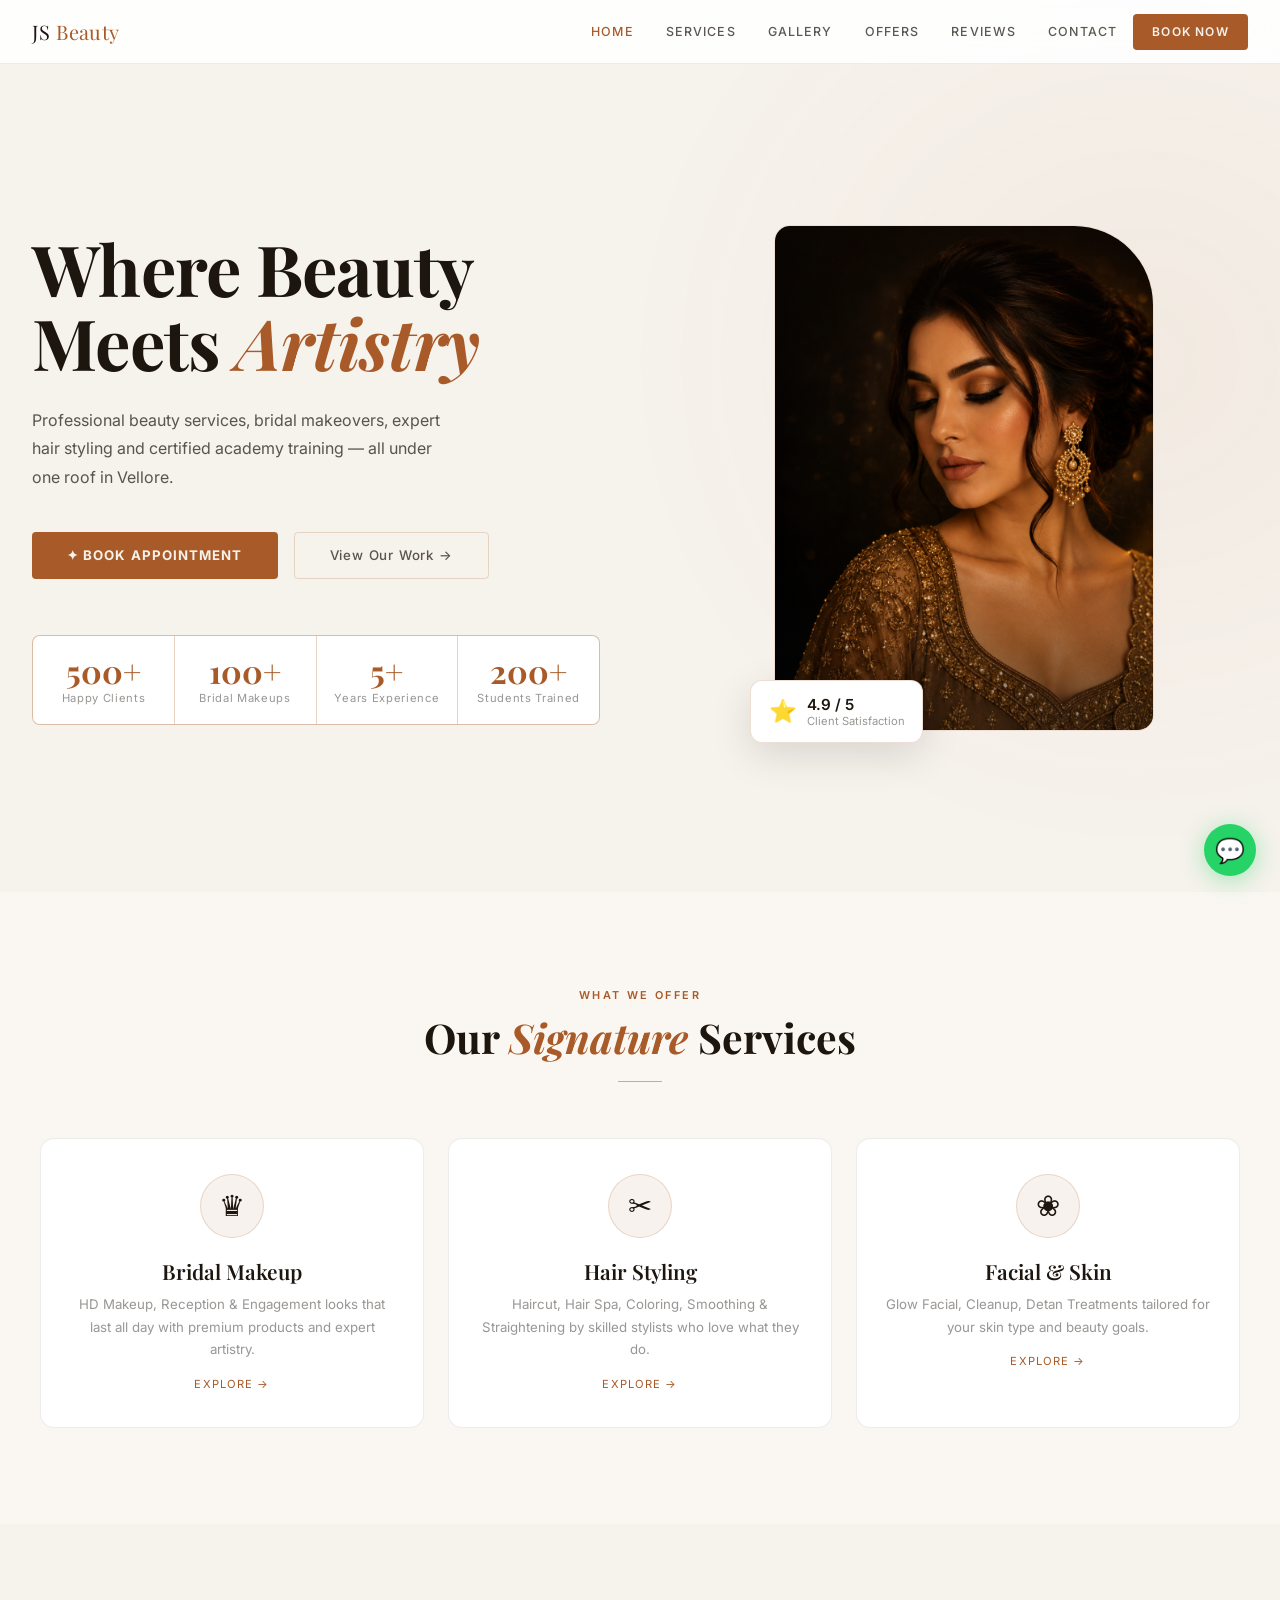
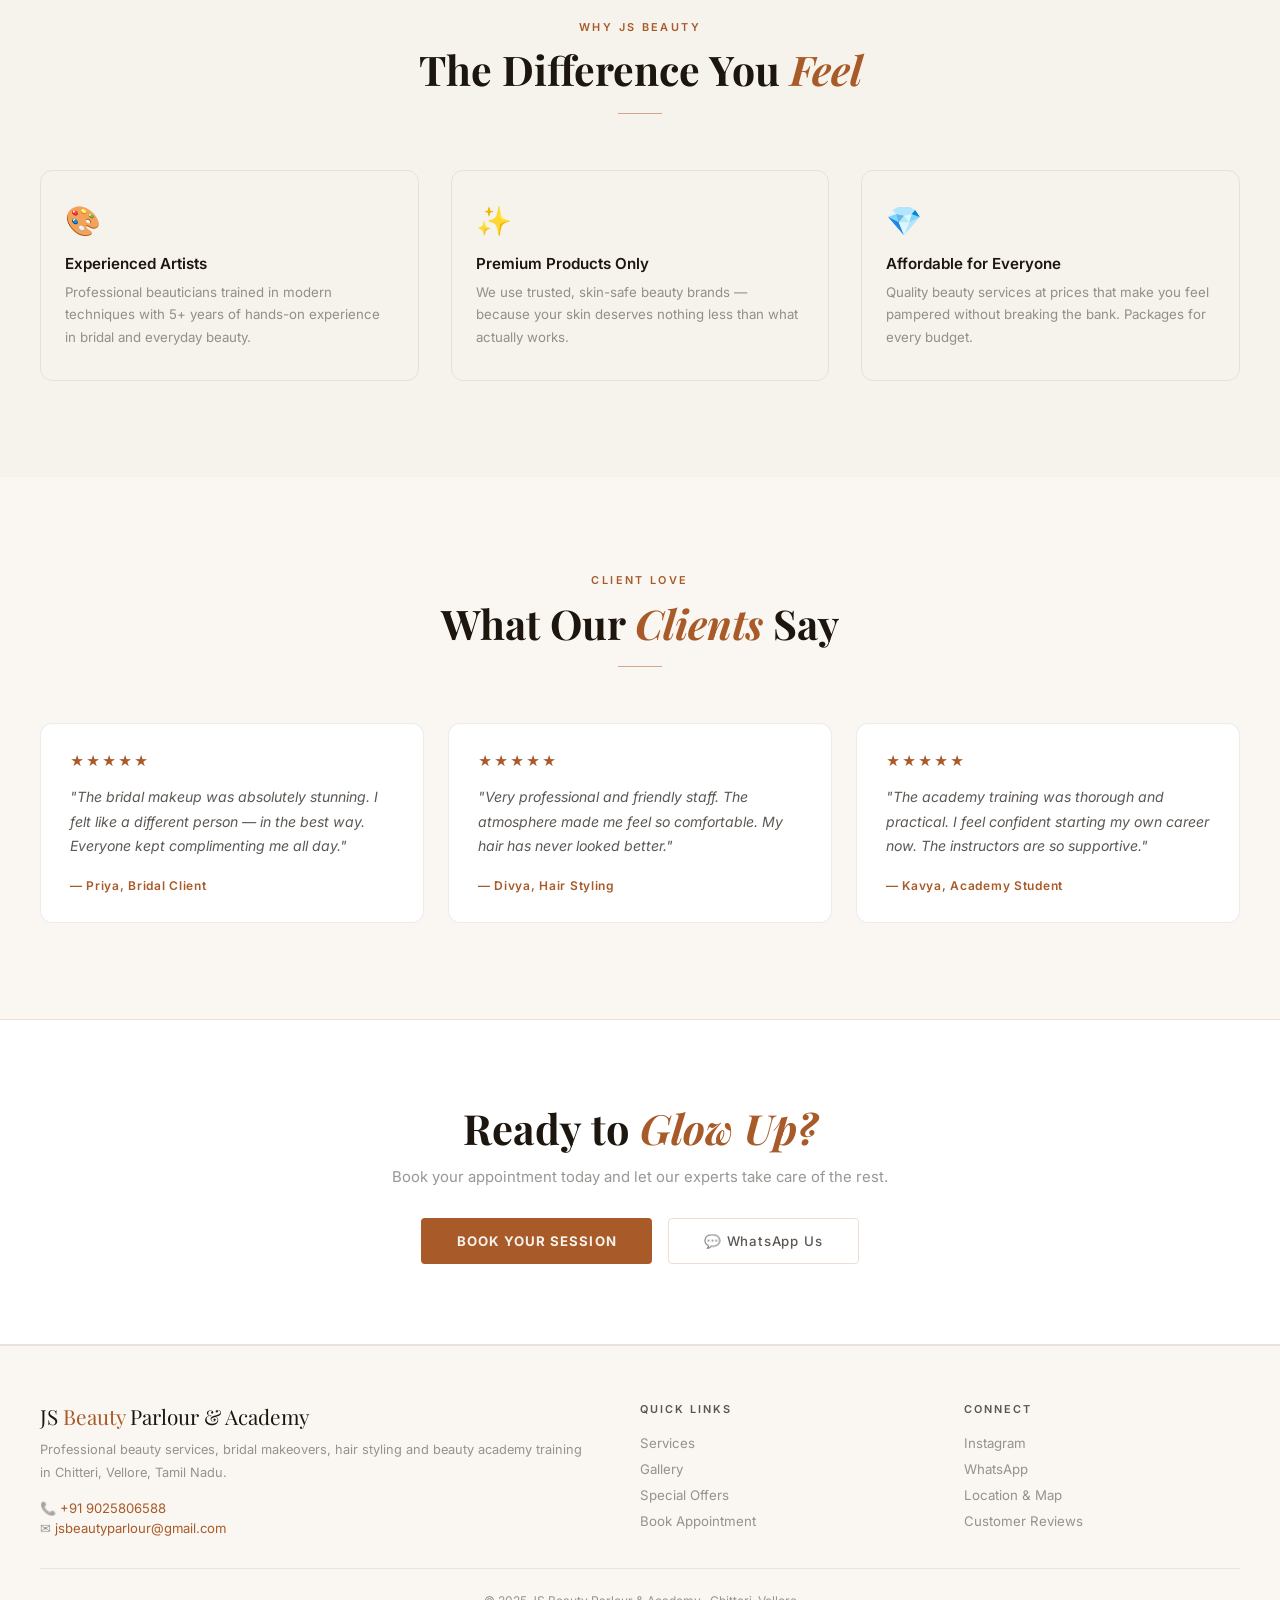
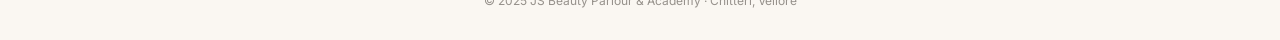
<file: pages/index.html>
<!DOCTYPE html>
<html lang="en">
<head>
<meta charset="UTF-8">
<meta name="viewport" content="width=device-width, initial-scale=1.0">
<title>JS Beauty Parlour & Academy — Home</title>
<link rel="preconnect" href="https://fonts.googleapis.com">
<link rel="preconnect" href="https://fonts.gstatic.com" crossorigin>
<link href="https://fonts.googleapis.com/css2?family=Playfair+Display:ital,wght@0,400;0,600;0,700;1,400;1,600&family=Inter:wght@300;400;500;600&display=swap" rel="stylesheet">
<style>
  :root {
    --black: #F6F2EC;
    --black-2: #FAF7F2;
    --black-3: #FFFFFF;
    --black-4: #FFFFFF;
    --rg: #A85A28;
    --rg-light: #7D4319;
    --rg-deep: #5C3110;
    --rg-muted: rgba(168,90,40,0.08);
    --rg-border: rgba(168,90,40,0.22);
    --white: #1D160F;
    --w70: rgba(29,22,15,0.72);
    --w40: rgba(29,22,15,0.45);
    --w15: rgba(29,22,15,0.08);
    --border: rgba(168,90,40,0.20);
  }
  *, *::before, *::after { margin:0; padding:0; box-sizing:border-box; }
  html { scroll-behavior:smooth; }
  body { font-family:'Inter',sans-serif; background:var(--black); color:var(--white); overflow-x:hidden; }

  /* NAV */
  nav {
    position:sticky; top:0; z-index:100;
    background:rgba(255,255,255,0.88); backdrop-filter:blur(16px);
    border-bottom:1px solid var(--w15);
    height:64px; display:flex; align-items:center; justify-content:space-between; padding:0 2rem;
  }
  .logo { font-family:'Playfair Display',serif; font-size:1.25rem; color:var(--white); text-decoration:none; letter-spacing:0.02em; }
  .logo span { color:var(--rg); }
  .nav-links { display:flex; list-style:none; gap:0; }
  .nav-links a {
    display:block; padding:0 1rem; line-height:64px;
    font-size:0.78rem; font-weight:500; letter-spacing:0.09em; text-transform:uppercase;
    color:var(--w70); text-decoration:none; transition:color .2s; white-space:nowrap;
  }
  .nav-links a:hover, .nav-links a.active { color:var(--rg); }
  .nav-cta {
    background:var(--rg) !important; color:var(--black) !important;
    border-radius:4px; padding:0 1.2rem !important; height:36px; margin-top:14px;
    line-height:36px !important; font-size:0.75rem !important; font-weight:600 !important;
    letter-spacing:0.1em !important; transition:background .2s !important;
  }
  .nav-cta:hover { background:var(--rg-light) !important; color:var(--black) !important; }
  .hamburger { display:none; background:none; border:none; cursor:pointer; padding:4px; }
  .hamburger span { display:block; width:22px; height:1.5px; background:var(--white); margin:5px 0; transition:.3s; }

  /* HERO */
  .hero {
    min-height:92vh; display:grid; grid-template-columns:1fr 1fr; align-items:center;
    padding:5rem 2rem; max-width:1280px; margin:0 auto; gap:5rem; position:relative;
  }
  .hero::before {
    content:''; position:fixed; top:0; right:0; width:55vw; height:100vh; pointer-events:none;
    background:radial-gradient(ellipse at 80% 40%, rgba(168,90,40,0.05) 0%, transparent 65%);
    z-index:0;
  }
  .hero-left { position:relative; z-index:1; }
  .hero h1 {
    font-family:'Playfair Display',serif;
    font-size:clamp(3rem,5.5vw,5rem); font-weight:700; line-height:1.06;
    color:var(--white); margin-bottom:1.6rem; letter-spacing:-0.01em;
  }
  .hero h1 em { font-style:italic; color:var(--rg); }
  .hero-desc { font-size:1rem; color:var(--w70); line-height:1.8; max-width:420px; margin-bottom:2.5rem; }
  .hero-btns { display:flex; gap:1rem; flex-wrap:wrap; }
  .btn-primary {
    background:var(--rg); color:var(--black); padding:.9rem 2.2rem; border-radius:4px;
    font-size:.83rem; font-weight:700; letter-spacing:.08em; text-transform:uppercase;
    text-decoration:none; transition:all .2s; display:inline-flex; align-items:center; gap:6px;
    border:none; cursor:pointer;
  }
  .btn-primary:hover { background:var(--rg-light); transform:translateY(-2px); }
  .btn-ghost {
    border:1px solid var(--border); color:var(--w70); padding:.9rem 2.2rem; border-radius:4px;
    font-size:.83rem; font-weight:500; letter-spacing:.06em;
    text-decoration:none; transition:all .2s; display:inline-flex; align-items:center; gap:6px;
  }
  .btn-ghost:hover { border-color:var(--rg); color:var(--rg); }
  .hero-stats { display:grid; grid-template-columns:repeat(4,1fr); gap:1px; margin-top:3.5rem; background:var(--border); border:1px solid var(--border); border-radius:8px; overflow:hidden; }
  .stat { padding:1.2rem 1rem; background:var(--black-3); text-align:center; }
  .stat-n { font-family:'Playfair Display',serif; font-size:2rem; font-weight:700; color:var(--rg); line-height:1; }
  .stat-l { font-size:0.7rem; color:var(--w40); margin-top:4px; letter-spacing:.06em; }

  /* HERO VISUAL */
  .hero-right { position:relative; z-index:1; display:flex; justify-content:center; }
  .hero-portrait {
    width:380px;
    aspect-ratio:3/4;
    border-radius:16px 80px 16px 16px;
    border:1px solid var(--border);
    overflow:hidden;
    position:relative;
    background:var(--black-3);
  }
  .hero-portrait img.hero-img {
    width:100%;
    height:100%;
    object-fit:cover;
    object-position:center top;
    display:block;
  }
  .hero-portrait::after {
    content:'';
    position:absolute;
    inset:0;
    background:linear-gradient(160deg, rgba(168,90,40,0.05) 0%, transparent 60%);
    pointer-events:none;
  }
  .badge-float {
    position:absolute; bottom:-12px; left:-24px;
    background:var(--black-4); border:1px solid var(--border); border-radius:12px;
    padding:.9rem 1.1rem; display:flex; align-items:center; gap:10px;
    box-shadow:0 12px 40px rgba(0,0,0,0.12);
  }
  .badge-float .b-icon { font-size:1.4rem; }
  .badge-float .b-n { font-size:.95rem; font-weight:600; color:var(--white); }
  .badge-float .b-l { font-size:.7rem; color:var(--w40); }

  /* SECTION BASE */
  .section { padding:6rem 2rem; }
  .sec-inner { max-width:1200px; margin:0 auto; }
  .sec-header { text-align:center; margin-bottom:3.5rem; }
  .sec-eye { font-size:.68rem; font-weight:600; letter-spacing:.22em; text-transform:uppercase; color:var(--rg); display:block; margin-bottom:.7rem; }
  .sec-title { font-family:'Playfair Display',serif; font-size:clamp(1.9rem,3.2vw,2.8rem); font-weight:700; color:var(--white); line-height:1.18; }
  .sec-title em { font-style:italic; color:var(--rg); }
  .divider { width:44px; height:1px; background:var(--rg); margin:1.2rem auto 0; opacity:.5; }

  /* SERVICES GRID */
  .services-section { background:var(--black-2); }
  .srv-grid { display:grid; grid-template-columns:repeat(3,1fr); gap:1.5rem; }
  .srv-card {
    background:var(--black-3); border:1px solid var(--w15); border-radius:14px;
    padding:2.2rem 1.8rem; text-align:center; transition:all .25s; cursor:pointer;
    text-decoration:none; color:inherit; display:block;
  }
  .srv-card:hover { border-color:var(--border); transform:translateY(-5px); box-shadow:0 20px 60px rgba(168,90,40,0.12); }
  .srv-icon {
    width:64px; height:64px; border-radius:50%; background:var(--rg-muted); border:1px solid var(--border);
    display:flex; align-items:center; justify-content:center; margin:0 auto 1.2rem; font-size:1.8rem;
  }
  .srv-name { font-family:'Playfair Display',serif; font-size:1.3rem; font-weight:600; color:var(--white); margin-bottom:.5rem; }
  .srv-desc { font-size:.83rem; color:var(--w40); line-height:1.7; }
  .srv-link { display:inline-block; margin-top:1rem; font-size:.7rem; letter-spacing:.1em; color:var(--rg); text-transform:uppercase; }

  /* WHY */
  .why-grid { display:grid; grid-template-columns:repeat(3,1fr); gap:2rem; }
  .why-item { padding:2rem 1.5rem; border:1px solid var(--w15); border-radius:12px; transition:border-color .2s; }
  .why-item:hover { border-color:var(--border); }
  .why-icon { font-size:1.8rem; margin-bottom:1rem; }
  .why-title { font-size:.95rem; font-weight:600; color:var(--white); margin-bottom:.5rem; }
  .why-desc { font-size:.83rem; color:var(--w40); line-height:1.7; }

  /* TESTIMONIALS */
  .testi-section { background:var(--black-2); }
  .testi-grid { display:grid; grid-template-columns:repeat(3,1fr); gap:1.5rem; }
  .testi-card { background:var(--black-3); border:1px solid var(--w15); border-radius:12px; padding:1.8rem; }
  .testi-stars { color:var(--rg); letter-spacing:2px; font-size:.85rem; margin-bottom:1rem; }
  .testi-text { font-size:.88rem; color:var(--w70); line-height:1.75; font-style:italic; margin-bottom:1.2rem; }
  .testi-author { font-size:.75rem; color:var(--rg); font-weight:600; letter-spacing:.06em; }

  /* CTA BANNER */
  .cta-banner {
    background:linear-gradient(135deg, var(--black-3) 0%, var(--black-4) 100%);
    border-top:1px solid var(--border); border-bottom:1px solid var(--border);
    padding:5rem 2rem; text-align:center;
  }
  .cta-banner h2 { font-family:'Playfair Display',serif; font-size:2.6rem; font-weight:700; color:var(--white); margin-bottom:.8rem; }
  .cta-banner h2 em { font-style:italic; color:var(--rg); }
  .cta-banner p { color:var(--w40); font-size:.93rem; margin-bottom:2rem; }
  .cta-row { display:flex; justify-content:center; gap:1rem; flex-wrap:wrap; }

  /* FOOTER */
  footer { background:var(--black-2); border-top:1px solid var(--w15); padding:3.5rem 2rem 2rem; }
  .footer-inner { max-width:1200px; margin:0 auto; display:grid; grid-template-columns:2fr 1fr 1fr; gap:3rem; }
  .footer-brand { font-family:'Playfair Display',serif; font-size:1.3rem; color:var(--white); margin-bottom:.5rem; }
  .footer-brand span { color:var(--rg); }
  .footer-tagline { font-size:.8rem; color:var(--w40); line-height:1.8; }
  .footer-contact { margin-top:1rem; font-size:.82rem; color:var(--w40); }
  .footer-contact a { color:var(--rg); text-decoration:none; }
  .f-heading { font-size:.68rem; font-weight:600; letter-spacing:.18em; text-transform:uppercase; color:var(--w70); margin-bottom:1rem; }
  .f-links { list-style:none; }
  .f-links li { margin-bottom:6px; }
  .f-links a { font-size:.83rem; color:var(--w40); text-decoration:none; transition:color .2s; cursor:pointer; }
  .f-links a:hover { color:var(--rg); }
  .footer-bottom { border-top:1px solid var(--w15); padding-top:1.5rem; text-align:center; font-size:.75rem; color:var(--w40); max-width:1200px; margin:2rem auto 0; }

  /* WA FLOAT */
  .wa-float {
    position:fixed; bottom:1.5rem; right:1.5rem; z-index:200;
    width:52px; height:52px; border-radius:50%; background:#25D366; color:white;
    font-size:1.5rem; display:flex; align-items:center; justify-content:center;
    text-decoration:none; box-shadow:0 4px 24px rgba(37,211,102,0.4); transition:transform .2s;
  }
  .wa-float:hover { transform:scale(1.1); }

  /* RESPONSIVE */
  @media(max-width:960px){
    .hero { grid-template-columns:1fr; text-align:center; gap:3rem; padding:4rem 1.5rem; }
    .hero-right { display:none; }
    .hero-btns { justify-content:center; }
    .hero-stats { grid-template-columns:repeat(2,1fr); }
    .srv-grid,.why-grid,.testi-grid,.footer-inner { grid-template-columns:1fr; }
    .nav-links { display:none; }
    .hamburger { display:block; }
    .nav-links.open { display:flex; flex-direction:column; position:absolute; top:64px; left:0; right:0; background:var(--black-2); border-bottom:1px solid var(--w15); z-index:99; padding:1rem 0; }
    .nav-links.open a { line-height:48px; padding:0 2rem; }
    .nav-links.open .nav-cta { margin:0 2rem; height:44px; line-height:44px !important; }
  }
</style>
</head>
<body>

<nav>
  <a class="logo" href="index.html">JS <span>Beauty</span></a>
  <ul class="nav-links" id="navLinks">
    <li><a href="index.html" class="active">Home</a></li>
    <li><a href="services.html">Services</a></li>
    <li><a href="gallery.html">Gallery</a></li>
    <li><a href="offers.html">Offers</a></li>
    <li><a href="reviews.html">Reviews</a></li>
    <li><a href="contact.html">Contact</a></li>
    <li><a href="booking.html" class="nav-cta">Book Now</a></li>
  </ul>
  <button class="hamburger" onclick="document.getElementById('navLinks').classList.toggle('open')">
    <span></span><span></span><span></span>
  </button>
</nav>

<!-- HERO -->
<section style="background:var(--black); overflow:hidden; position:relative;">
  <div class="hero">
    <div class="hero-left">
      <h1>Where Beauty<br>Meets <em>Artistry</em></h1>
      <p class="hero-desc">Professional beauty services, bridal makeovers, expert hair styling and certified academy training — all under one roof in Vellore.</p>
      <div class="hero-btns">
        <a class="btn-primary" href="booking.html">✦ Book Appointment</a>
        <a class="btn-ghost" href="gallery.html">View Our Work →</a>
      </div>
      <div class="hero-stats">
        <div class="stat"><div class="stat-n">500+</div><div class="stat-l">Happy Clients</div></div>
        <div class="stat"><div class="stat-n">100+</div><div class="stat-l">Bridal Makeups</div></div>
        <div class="stat"><div class="stat-n">5+</div><div class="stat-l">Years Experience</div></div>
        <div class="stat"><div class="stat-n">200+</div><div class="stat-l">Students Trained</div></div>
      </div>
    </div>
    <div class="hero-right">
      <div style="position:relative;">
        <div class="hero-portrait">
          <img src="images/hero.png" alt="JS Beauty Parlour" class="hero-img">
          <div style="position:absolute;bottom:0;left:0;right:0;height:35%;background:linear-gradient(to top,rgba(10,10,10,0.5),transparent);pointer-events:none;"></div>
        </div>
        <div class="badge-float">
          <span class="b-icon">⭐</span>
          <div><div class="b-n">4.9 / 5</div><div class="b-l">Client Satisfaction</div></div>
        </div>
      </div>
    </div>
  </div>
</section>

<!-- SERVICES PREVIEW -->
<section class="section services-section">
  <div class="sec-inner">
    <div class="sec-header">
      <span class="sec-eye">What We Offer</span>
      <h2 class="sec-title">Our <em>Signature</em> Services</h2>
      <div class="divider"></div>
    </div>
    <div class="srv-grid">
      <a class="srv-card" href="services.html">
        <div class="srv-icon">♛</div>
        <div class="srv-name">Bridal Makeup</div>
        <div class="srv-desc">HD Makeup, Reception & Engagement looks that last all day with premium products and expert artistry.</div>
        <span class="srv-link">Explore →</span>
      </a>
      <a class="srv-card" href="services.html">
        <div class="srv-icon">✂</div>
        <div class="srv-name">Hair Styling</div>
        <div class="srv-desc">Haircut, Hair Spa, Coloring, Smoothing & Straightening by skilled stylists who love what they do.</div>
        <span class="srv-link">Explore →</span>
      </a>
      <a class="srv-card" href="services.html">
        <div class="srv-icon">❀</div>
        <div class="srv-name">Facial & Skin</div>
        <div class="srv-desc">Glow Facial, Cleanup, Detan Treatments tailored for your skin type and beauty goals.</div>
        <span class="srv-link">Explore →</span>
      </a>
    </div>
  </div>
</section>

<!-- WHY US -->
<section class="section" style="background:var(--black);">
  <div class="sec-inner">
    <div class="sec-header">
      <span class="sec-eye">Why JS Beauty</span>
      <h2 class="sec-title">The Difference You <em>Feel</em></h2>
      <div class="divider"></div>
    </div>
    <div class="why-grid">
      <div class="why-item">
        <div class="why-icon">🎨</div>
        <div class="why-title">Experienced Artists</div>
        <div class="why-desc">Professional beauticians trained in modern techniques with 5+ years of hands-on experience in bridal and everyday beauty.</div>
      </div>
      <div class="why-item">
        <div class="why-icon">✨</div>
        <div class="why-title">Premium Products Only</div>
        <div class="why-desc">We use trusted, skin-safe beauty brands — because your skin deserves nothing less than what actually works.</div>
      </div>
      <div class="why-item">
        <div class="why-icon">💎</div>
        <div class="why-title">Affordable for Everyone</div>
        <div class="why-desc">Quality beauty services at prices that make you feel pampered without breaking the bank. Packages for every budget.</div>
      </div>
    </div>
  </div>
</section>

<!-- TESTIMONIALS -->
<section class="section testi-section">
  <div class="sec-inner">
    <div class="sec-header">
      <span class="sec-eye">Client Love</span>
      <h2 class="sec-title">What Our <em>Clients</em> Say</h2>
      <div class="divider"></div>
    </div>
    <div class="testi-grid">
      <div class="testi-card">
        <div class="testi-stars">★★★★★</div>
        <div class="testi-text">"The bridal makeup was absolutely stunning. I felt like a different person — in the best way. Everyone kept complimenting me all day."</div>
        <div class="testi-author">— Priya, Bridal Client</div>
      </div>
      <div class="testi-card">
        <div class="testi-stars">★★★★★</div>
        <div class="testi-text">"Very professional and friendly staff. The atmosphere made me feel so comfortable. My hair has never looked better."</div>
        <div class="testi-author">— Divya, Hair Styling</div>
      </div>
      <div class="testi-card">
        <div class="testi-stars">★★★★★</div>
        <div class="testi-text">"The academy training was thorough and practical. I feel confident starting my own career now. The instructors are so supportive."</div>
        <div class="testi-author">— Kavya, Academy Student</div>
      </div>
    </div>
  </div>
</section>

<!-- CTA -->
<div class="cta-banner">
  <h2>Ready to <em>Glow Up?</em></h2>
  <p>Book your appointment today and let our experts take care of the rest.</p>
  <div class="cta-row">
    <a class="btn-primary" href="booking.html">Book Your Session</a>
    <a class="btn-ghost" href="https://wa.me/919025806588" target="_blank">💬 WhatsApp Us</a>
  </div>
</div>

<!-- FOOTER -->
<footer>
  <div class="footer-inner">
    <div>
      <div class="footer-brand">JS <span>Beauty</span> Parlour & Academy</div>
      <div class="footer-tagline">Professional beauty services, bridal makeovers, hair styling and beauty academy training in Chitteri, Vellore, Tamil Nadu.</div>
      <div class="footer-contact">
        <div>📞 <a href="tel:+919025806588">+91 9025806588</a></div>
        <div style="margin-top:4px">✉ <a href="mailto:jsbeautyparlour@gmail.com">jsbeautyparlour@gmail.com</a></div>
      </div>
    </div>
    <div>
      <div class="f-heading">Quick Links</div>
      <ul class="f-links">
        <li><a href="services.html">Services</a></li>
        <li><a href="gallery.html">Gallery</a></li>
        <li><a href="offers.html">Special Offers</a></li>
        <li><a href="booking.html">Book Appointment</a></li>
      </ul>
    </div>
    <div>
      <div class="f-heading">Connect</div>
      <ul class="f-links">
        <li><a href="https://www.instagram.com/jo_make_over_" target="_blank">Instagram</a></li>
        <li><a href="https://wa.me/919025806588" target="_blank">WhatsApp</a></li>
        <li><a href="contact.html">Location & Map</a></li>
        <li><a href="reviews.html">Customer Reviews</a></li>
      </ul>
    </div>
  </div>
  <div class="footer-bottom">© 2025 JS Beauty Parlour & Academy · Chitteri, Vellore</div>
</footer>

<a class="wa-float" href="https://wa.me/919025806588" target="_blank" title="WhatsApp">💬</a>
</body>
</html>
</file>
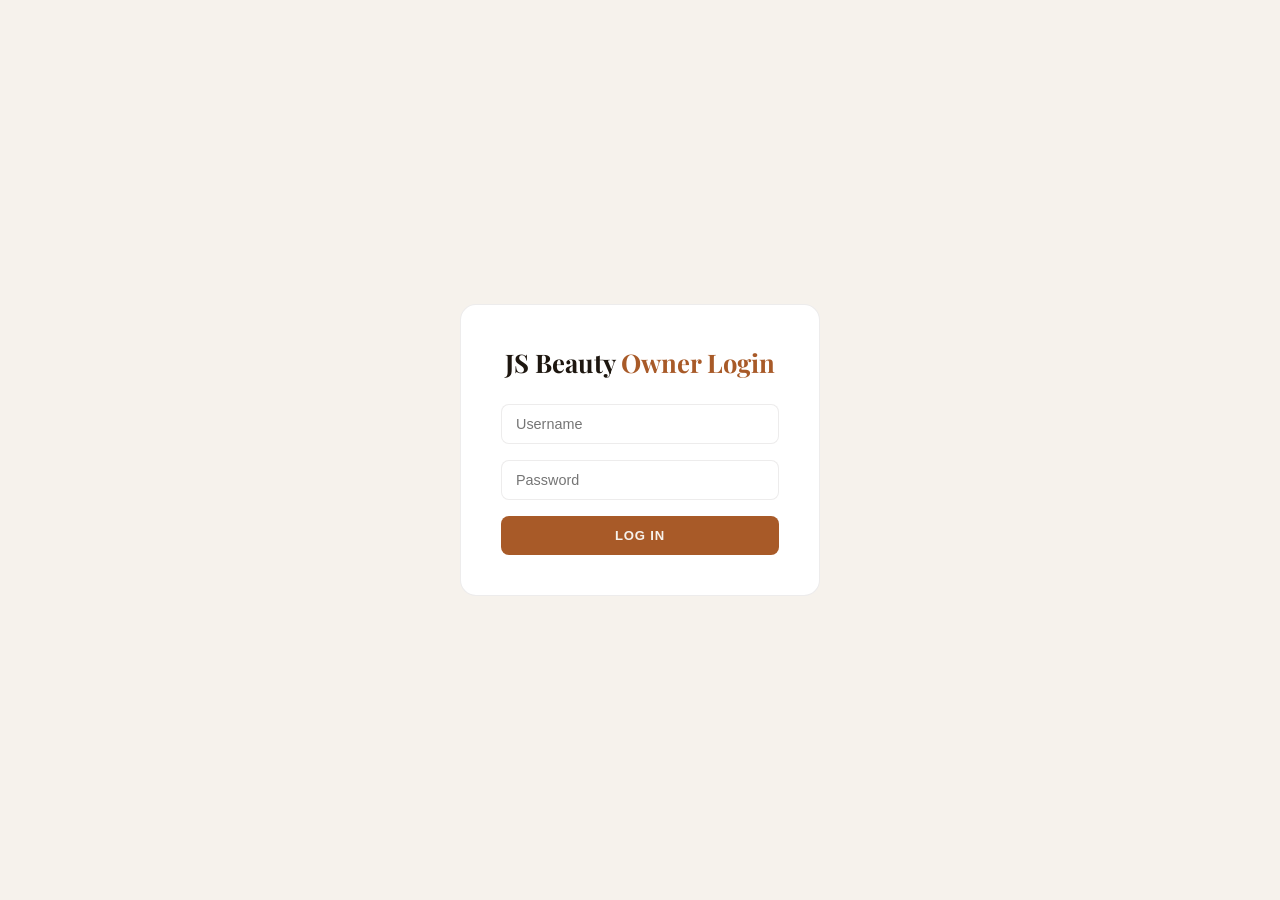
<file: pages/admin.html>
<!DOCTYPE html>
<html lang="en">
<head>
<meta charset="UTF-8">
<meta name="viewport" content="width=device-width, initial-scale=1.0">
<title>Owner Dashboard — JS Beauty Parlour & Academy</title>
<link rel="preconnect" href="https://fonts.googleapis.com">
<link href="https://fonts.googleapis.com/css2?family=Playfair+Display:wght@600;700&family=Inter:wght@400;500;600;700&display=swap" rel="stylesheet">
<style>
  :root{--black: #F6F2EC;--black-2: #FAF7F2;--black-3: #FFFFFF;--black-4: #FFFFFF;--rg: #A85A28;--rg-light: #7D4319;--white: #1D160F;--w70: rgba(29,22,15,0.72);--w40: rgba(29,22,15,0.45);--w15: rgba(29,22,15,0.08);--border: rgba(168,90,40,0.20);--green: #178A49;--yellow: #8A6D1D;}
  *{margin:0;padding:0;box-sizing:border-box;}
  body{font-family:'Inter',sans-serif;background:var(--black);color:var(--white);min-height:100vh;}

  /* LOGIN */
  #loginScreen{display:flex;align-items:center;justify-content:center;min-height:100vh;padding:1rem;}
  .login-card{background:var(--black-3);border:1px solid var(--w15);border-radius:16px;padding:2.5rem;width:100%;max-width:360px;}
  .login-card h1{font-family:'Playfair Display',serif;font-size:1.6rem;margin-bottom:1.6rem;text-align:center;}
  .login-card h1 span{color:var(--rg);}
  .login-card input{width:100%;padding:11px 14px;margin-bottom:1rem;border:1px solid var(--w15);border-radius:8px;background:var(--black-4);color:var(--white);font-size:.9rem;}
  .login-card button{width:100%;background:var(--rg);color:var(--black);border:none;padding:12px;border-radius:8px;font-weight:700;letter-spacing:.06em;text-transform:uppercase;font-size:.82rem;cursor:pointer;}
  .login-err{color:#C23B3B;font-size:.78rem;text-align:center;margin-top:.6rem;display:none;}

  /* DASHBOARD */
  #dash{display:none;max-width:1100px;margin:0 auto;padding:2rem 1.2rem 4rem;}
  .dash-head{display:flex;align-items:center;justify-content:space-between;margin-bottom:1.6rem;flex-wrap:wrap;gap:1rem;}
  .dash-head h1{font-family:'Playfair Display',serif;font-size:1.7rem;}
  .dash-head h1 span{color:var(--rg);}
  .logout-btn{background:transparent;border:1px solid var(--w15);color:var(--w70);padding:8px 16px;border-radius:6px;font-size:.78rem;cursor:pointer;}

  .stats-row{display:grid;grid-template-columns:repeat(4,1fr);gap:1rem;margin-bottom:2rem;}
  .stat-card{background:var(--black-3);border:1px solid var(--w15);border-radius:12px;padding:1.2rem;text-align:center;}
  .stat-num{font-family:'Playfair Display',serif;font-size:1.8rem;color:var(--rg);}
  .stat-lbl{font-size:.7rem;color:var(--w40);text-transform:uppercase;letter-spacing:.08em;margin-top:.3rem;}

  .filter-row{display:flex;gap:.6rem;margin-bottom:1.2rem;flex-wrap:wrap;}
  .filter-btn{background:var(--black-3);border:1px solid var(--w15);color:var(--w70);padding:7px 16px;border-radius:20px;font-size:.78rem;cursor:pointer;}
  .filter-btn.active{background:var(--rg);color:var(--black);border-color:var(--rg);font-weight:600;}

  .appt-card{background:var(--black-3);border:1px solid var(--w15);border-radius:12px;padding:1.2rem 1.4rem;margin-bottom:.9rem;display:flex;justify-content:space-between;align-items:center;gap:1rem;flex-wrap:wrap;}
  .appt-info{flex:1;min-width:200px;}
  .appt-name{font-weight:600;font-size:1rem;}
  .appt-meta{font-size:.8rem;color:var(--w40);margin-top:2px;line-height:1.5;}
  .badge{display:inline-block;padding:3px 10px;border-radius:20px;font-size:.68rem;font-weight:700;letter-spacing:.05em;text-transform:uppercase;margin-left:8px;}
  .badge.Pending{background:rgba(232,201,124,.15);color:var(--yellow);}
  .badge.Confirmed{background:rgba(168,90,40,.15);color:var(--rg);}
  .badge.Done{background:rgba(37,211,102,.15);color:var(--green);}

  .appt-actions{display:flex;gap:.6rem;flex-wrap:wrap;}
  .act-btn{border:none;padding:9px 14px;border-radius:7px;font-size:.78rem;font-weight:600;cursor:pointer;display:flex;align-items:center;gap:6px;}
  .act-confirm{background:var(--green);color:#fff;}
  .act-done{background:var(--rg);color:var(--black);}
  .act-reset{background:transparent;border:1px solid var(--w15);color:var(--w70);}
  .act-delete{background:transparent;border:1px solid rgba(255,80,80,.3);color:#C23B3B;}

  .empty-state{text-align:center;padding:3rem;color:var(--w40);font-size:.9rem;}
  .toast{position:fixed;bottom:1.5rem;left:50%;transform:translateX(-50%);background:var(--rg);color:var(--black);padding:10px 20px;border-radius:8px;font-size:.82rem;font-weight:600;display:none;z-index:300;}
</style>
</head>
<body>

<div id="loginScreen">
  <div class="login-card">
    <h1>JS Beauty <span>Owner Login</span></h1>
    <input type="text" id="loginUser" placeholder="Username">
    <input type="password" id="loginPass" placeholder="Password">
    <button onclick="doLogin()">Log In</button>
    <div class="login-err" id="loginErr">Invalid username or password.</div>
  </div>
</div>

<div id="dash">
  <div class="dash-head">
    <h1>Appointment <span>Dashboard</span></h1>
    <button class="logout-btn" onclick="logout()">Log Out</button>
  </div>

  <div class="stats-row">
    <div class="stat-card"><div class="stat-num" id="statTotal">0</div><div class="stat-lbl">Total</div></div>
    <div class="stat-card"><div class="stat-num" id="statPending">0</div><div class="stat-lbl">Pending</div></div>
    <div class="stat-card"><div class="stat-num" id="statConfirmed">0</div><div class="stat-lbl">Confirmed</div></div>
    <div class="stat-card"><div class="stat-num" id="statDone">0</div><div class="stat-lbl">Done</div></div>
  </div>

  <div class="filter-row" id="filterRow">
    <button class="filter-btn active" data-f="All" onclick="setFilter('All')">All</button>
    <button class="filter-btn" data-f="Pending" onclick="setFilter('Pending')">Pending</button>
    <button class="filter-btn" data-f="Confirmed" onclick="setFilter('Confirmed')">Confirmed</button>
    <button class="filter-btn" data-f="Done" onclick="setFilter('Done')">Done</button>
  </div>

  <div id="apptList"></div>
</div>

<div class="toast" id="toast"></div>

<script>
  // Point this at wherever your FastAPI backend is running
  const API_BASE = "http://127.0.0.1:8000";

  let appointments = [];
  let currentFilter = "All";

  function showToast(msg){
    const t = document.getElementById('toast');
    t.textContent = msg;
    t.style.display = 'block';
    setTimeout(()=> t.style.display='none', 2500);
  }

  async function doLogin(){
    const username = document.getElementById('loginUser').value.trim();
    const password = document.getElementById('loginPass').value.trim();
    try{
      const res = await fetch(`${API_BASE}/login`, {
        method:'POST',
        headers:{'Content-Type':'application/json'},
        body: JSON.stringify({username, password})
      });
      if(!res.ok) throw new Error();
      document.getElementById('loginScreen').style.display='none';
      document.getElementById('dash').style.display='block';
      sessionStorage.setItem('jsb_admin','1');
      loadAppointments();
    }catch(e){
      document.getElementById('loginErr').style.display='block';
    }
  }

  function logout(){
    sessionStorage.removeItem('jsb_admin');
    document.getElementById('dash').style.display='none';
    document.getElementById('loginScreen').style.display='flex';
  }

  function setFilter(f){
    currentFilter = f;
    document.querySelectorAll('.filter-btn').forEach(b=>b.classList.toggle('active', b.dataset.f===f));
    renderList();
  }

  async function loadAppointments(){
    try{
      const [apptRes, statsRes] = await Promise.all([
        fetch(`${API_BASE}/appointments`),
        fetch(`${API_BASE}/appointments/stats`)
      ]);
      appointments = await apptRes.json();
      const stats = await statsRes.json();
      document.getElementById('statTotal').textContent = stats.total;
      document.getElementById('statPending').textContent = stats.pending;
      document.getElementById('statConfirmed').textContent = stats.confirmed ?? 0;
      document.getElementById('statDone').textContent = stats.done;
      renderList();
    }catch(e){
      document.getElementById('apptList').innerHTML =
        `<div class="empty-state">Could not reach the backend at ${API_BASE}.<br>Make sure the FastAPI server is running.</div>`;
    }
  }

  function renderList(){
    const list = document.getElementById('apptList');
    const data = currentFilter==='All' ? appointments : appointments.filter(a=>a.status===currentFilter);

    if(data.length===0){
      list.innerHTML = `<div class="empty-state">No ${currentFilter==='All'?'':currentFilter.toLowerCase()} appointments.</div>`;
      return;
    }

    list.innerHTML = data.map(a => `
      <div class="appt-card">
        <div class="appt-info">
          <span class="appt-name">${a.name}<span class="badge ${a.status}">${a.status}</span></span>
          <div class="appt-meta">${a.service}</div>
          <div class="appt-meta">📅 ${a.date} · 🕐 ${a.time} · 📞 ${a.phone}</div>
        </div>
        <div class="appt-actions">
          ${a.status==='Pending' ? `<button class="act-btn act-confirm" onclick="confirmAppt(${a.id})">💬 Confirm via WhatsApp</button>` : ''}
          ${a.status==='Confirmed' ? `<button class="act-btn act-done" onclick="completeAppt(${a.id})">✓ Mark Done & Notify</button>` : ''}
          ${a.status!=='Pending' ? `<button class="act-btn act-reset" onclick="resetAppt(${a.id})">↺ Reset</button>` : ''}
          <button class="act-btn act-delete" onclick="deleteAppt(${a.id})">🗑 Delete</button>
        </div>
      </div>
    `).join('');
  }

  async function confirmAppt(id){
    const res = await fetch(`${API_BASE}/appointment/${id}/confirm`, {method:'PUT'});
    const data = await res.json();
    if(data.whatsapp_link) window.open(data.whatsapp_link, '_blank');
    showToast('Marked Confirmed — send the WhatsApp message that just opened.');
    loadAppointments();
  }

  async function completeAppt(id){
    const res = await fetch(`${API_BASE}/appointment/${id}/complete`, {method:'PUT'});
    const data = await res.json();
    if(data.whatsapp_link) window.open(data.whatsapp_link, '_blank');
    showToast('Marked Done — send the thank-you WhatsApp message that just opened.');
    loadAppointments();
  }

  async function resetAppt(id){
    await fetch(`${API_BASE}/appointment/${id}/reset`, {method:'PUT'});
    showToast('Reset to Pending.');
    loadAppointments();
  }

  async function deleteAppt(id){
    if(!confirm('Delete this appointment?')) return;
    await fetch(`${API_BASE}/appointment/${id}`, {method:'DELETE'});
    showToast('Appointment deleted.');
    loadAppointments();
  }

  // auto-login if session already active
  if(sessionStorage.getItem('jsb_admin')==='1'){
    document.getElementById('loginScreen').style.display='none';
    document.getElementById('dash').style.display='block';
    loadAppointments();
  }
</script>
</body>
</html>
</file>
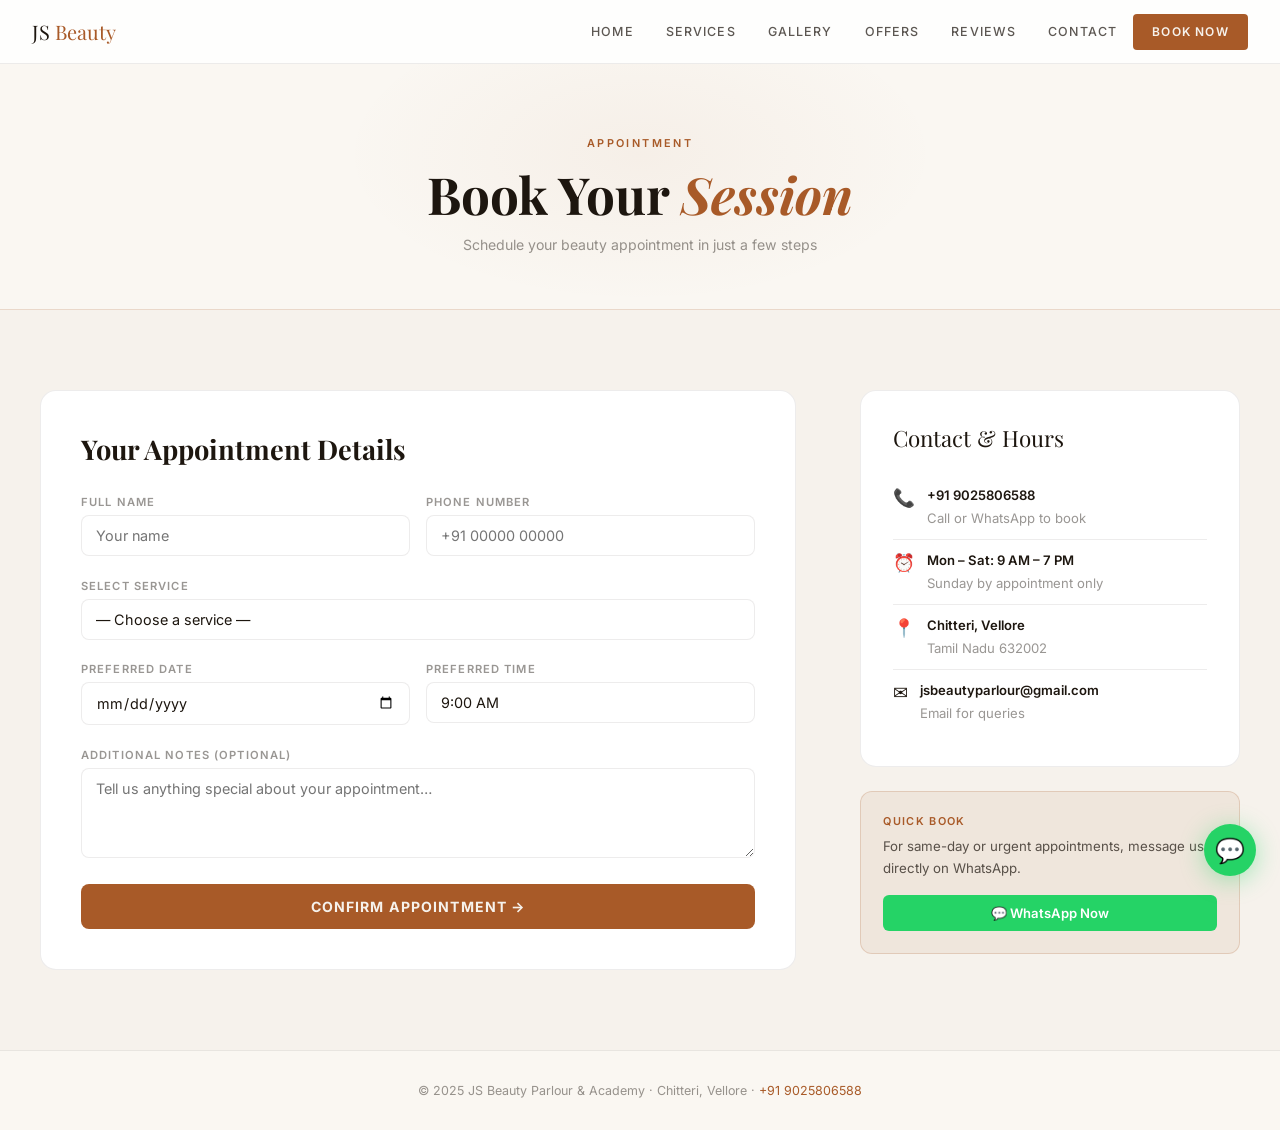
<file: pages/booking.html>
<!DOCTYPE html>
<html lang="en">
<head>
<meta charset="UTF-8">
<meta name="viewport" content="width=device-width, initial-scale=1.0">
<title>Book Appointment — JS Beauty Parlour & Academy</title>
<link rel="preconnect" href="https://fonts.googleapis.com">
<link rel="preconnect" href="https://fonts.gstatic.com" crossorigin>
<link href="https://fonts.googleapis.com/css2?family=Playfair+Display:ital,wght@0,400;0,600;0,700;1,400;1,600&family=Inter:wght@300;400;500;600&display=swap" rel="stylesheet">
<style>
  :root{--black: #F6F2EC;--black-2: #FAF7F2;--black-3: #FFFFFF;--black-4: #FFFFFF;--rg: #A85A28;--rg-light: #7D4319;--rg-deep: #5C3110;--rg-muted: rgba(168,90,40,0.08);--rg-border: rgba(168,90,40,0.22);--white: #1D160F;--w70: rgba(29,22,15,0.72);--w40: rgba(29,22,15,0.45);--w15: rgba(29,22,15,0.08);--border: rgba(168,90,40,0.20);}
  *,*::before,*::after{margin:0;padding:0;box-sizing:border-box;}
  body{font-family:'Inter',sans-serif;background:var(--black);color:var(--white);overflow-x:hidden;}
  nav{position:sticky;top:0;z-index:100;background:rgba(255,255,255,0.88);backdrop-filter:blur(16px);border-bottom:1px solid var(--w15);height:64px;display:flex;align-items:center;justify-content:space-between;padding:0 2rem;}
  .logo{font-family:'Playfair Display',serif;font-size:1.25rem;color:var(--white);text-decoration:none;}
  .logo span{color:var(--rg);}
  .nav-links{display:flex;list-style:none;}
  .nav-links a{display:block;padding:0 1rem;line-height:64px;font-size:.78rem;font-weight:500;letter-spacing:.09em;text-transform:uppercase;color:var(--w70);text-decoration:none;transition:color .2s;white-space:nowrap;}
  .nav-links a:hover,.nav-links a.active{color:var(--rg);}
  .nav-cta{background:var(--rg)!important;color:var(--black)!important;border-radius:4px;padding:0 1.2rem!important;height:36px;margin-top:14px;line-height:36px!important;font-size:.75rem!important;font-weight:600!important;letter-spacing:.1em!important;}
  .hamburger{display:none;background:none;border:none;cursor:pointer;padding:4px;}
  .hamburger span{display:block;width:22px;height:1.5px;background:var(--white);margin:5px 0;}

  .page-banner{background:var(--black-2);border-bottom:1px solid var(--border);padding:4.5rem 2rem 3.5rem;text-align:center;position:relative;overflow:hidden;}
  .page-banner::before{content:'';position:absolute;top:-60px;left:50%;transform:translateX(-50%);width:600px;height:300px;border-radius:50%;background:radial-gradient(ellipse,rgba(168,90,40,0.05) 0%,transparent 70%);}
  .pb-eye{font-size:.68rem;font-weight:600;letter-spacing:.22em;text-transform:uppercase;color:var(--rg);display:block;margin-bottom:.6rem;position:relative;}
  .pb-title{font-family:'Playfair Display',serif;font-size:clamp(2.2rem,4vw,3.4rem);font-weight:700;color:var(--white);position:relative;}
  .pb-title em{font-style:italic;color:var(--rg);}
  .pb-sub{font-size:.88rem;color:var(--w40);margin-top:.5rem;position:relative;}

  .section{padding:5rem 2rem;}
  .sec-inner{max-width:1200px;margin:0 auto;}

  /* LAYOUT */
  .booking-layout{display:grid;grid-template-columns:1fr 380px;gap:4rem;align-items:start;}

  /* FORM */
  .form-card{background:var(--black-3);border:1px solid var(--w15);border-radius:16px;padding:2.5rem;}
  .form-title{font-family:'Playfair Display',serif;font-size:1.7rem;font-weight:700;color:var(--white);margin-bottom:1.8rem;}
  .form-group{margin-bottom:1.4rem;}
  .form-label{display:block;font-size:.7rem;font-weight:600;color:var(--w40);margin-bottom:6px;letter-spacing:.1em;text-transform:uppercase;}
  .form-input,.form-select,.form-textarea{
    width:100%;padding:11px 14px;border:1px solid var(--w15);border-radius:8px;
    font-family:'Inter',sans-serif;font-size:.9rem;color:var(--white);
    background:var(--black-4);transition:border-color .2s;outline:none;
    -webkit-appearance:none;
  }
  .form-input:focus,.form-select:focus,.form-textarea:focus{border-color:var(--border);box-shadow:0 0 0 3px rgba(168,90,40,0.05);}
  .form-select option{background:var(--black-4);}
  .form-row{display:grid;grid-template-columns:1fr 1fr;gap:1rem;}
  .form-textarea{resize:vertical;min-height:90px;}
  .form-submit{
    width:100%;background:var(--rg);color:var(--black);border:none;cursor:pointer;
    padding:14px;border-radius:8px;font-size:.88rem;font-weight:700;letter-spacing:.08em;
    text-transform:uppercase;font-family:'Inter',sans-serif;transition:background .2s;
  }
  .form-submit:hover{background:var(--rg-light);}

  /* SUCCESS */
  .booking-success{
    display:none;text-align:center;padding:3rem;
    background:var(--black-3);border:1px solid var(--border);border-radius:16px;
  }
  .s-icon{font-size:3rem;margin-bottom:1rem;display:block;}
  .s-title{font-family:'Playfair Display',serif;font-size:2rem;color:var(--white);margin-bottom:.5rem;}
  .s-text{font-size:.88rem;color:var(--w40);line-height:1.7;}
  .wa-btn{
    display:inline-flex;align-items:center;gap:8px;margin-top:1.5rem;
    background:#25D366;color:white;padding:11px 22px;border-radius:6px;
    font-size:.84rem;font-weight:600;text-decoration:none;transition:opacity .2s;
  }
  .wa-btn:hover{opacity:.9;}

  /* SIDEBAR */
  .booking-sidebar{position:sticky;top:84px;}
  .info-card{background:var(--black-3);border:1px solid var(--w15);border-radius:16px;padding:2rem;margin-bottom:1.5rem;}
  .ic-title{font-family:'Playfair Display',serif;font-size:1.4rem;color:var(--white);margin-bottom:1.4rem;}
  .ic-item{display:flex;align-items:flex-start;gap:12px;padding:10px 0;border-bottom:1px solid var(--w15);}
  .ic-item:last-child{border:none;}
  .ic-icon{font-size:1.1rem;margin-top:2px;flex-shrink:0;}
  .ic-label{font-size:.82rem;color:var(--w40);line-height:1.6;}
  .ic-label strong{color:var(--white);display:block;font-weight:600;margin-bottom:2px;}

  .quick-card{background:var(--rg-muted);border:1px solid var(--border);border-radius:12px;padding:1.4rem;}
  .qc-label{font-size:.68rem;font-weight:600;color:var(--rg);text-transform:uppercase;letter-spacing:.12em;margin-bottom:.5rem;}
  .qc-text{font-size:.83rem;color:var(--w70);margin-bottom:1rem;line-height:1.6;}
  .wa-inline{
    display:flex;align-items:center;justify-content:center;gap:8px;
    background:#25D366;color:white;padding:10px;border-radius:6px;
    font-size:.82rem;font-weight:600;text-decoration:none;transition:opacity .2s;
  }
  .wa-inline:hover{opacity:.9;}

  footer{background:var(--black-2);border-top:1px solid var(--w15);padding:2rem;text-align:center;font-size:.78rem;color:var(--w40);}
  footer a{color:var(--rg);text-decoration:none;}
  .wa-float{position:fixed;bottom:1.5rem;right:1.5rem;z-index:200;width:52px;height:52px;border-radius:50%;background:#25D366;color:white;font-size:1.5rem;display:flex;align-items:center;justify-content:center;text-decoration:none;box-shadow:0 4px 24px rgba(37,211,102,0.4);transition:transform .2s;}
  .wa-float:hover{transform:scale(1.1);}

  @media(max-width:900px){
    .booking-layout{grid-template-columns:1fr;}
    .booking-sidebar{position:static;}
    .form-row{grid-template-columns:1fr;}
  }
  @media(max-width:768px){
    .nav-links{display:none;}.hamburger{display:block;}
    .nav-links.open{display:flex;flex-direction:column;position:absolute;top:64px;left:0;right:0;background:var(--black-2);border-bottom:1px solid var(--w15);z-index:99;padding:1rem 0;}
    .nav-links.open a{line-height:48px;padding:0 2rem;}
    .nav-links.open .nav-cta{margin:0 2rem;height:44px;line-height:44px!important;}
  }
</style>
</head>
<body>

<nav>
  <a class="logo" href="index.html">JS <span>Beauty</span></a>
  <ul class="nav-links" id="navLinks">
    <li><a href="index.html">Home</a></li>
    <li><a href="services.html">Services</a></li>
    <li><a href="gallery.html">Gallery</a></li>
    <li><a href="offers.html">Offers</a></li>
    <li><a href="reviews.html">Reviews</a></li>
    <li><a href="contact.html">Contact</a></li>
    <li><a href="booking.html" class="active nav-cta">Book Now</a></li>
  </ul>
  <button class="hamburger" onclick="document.getElementById('navLinks').classList.toggle('open')">
    <span></span><span></span><span></span>
  </button>
</nav>

<div class="page-banner">
  <span class="pb-eye">Appointment</span>
  <h1 class="pb-title">Book Your <em>Session</em></h1>
  <p class="pb-sub">Schedule your beauty appointment in just a few steps</p>
</div>

<section class="section">
  <div class="sec-inner">
    <div class="booking-layout">
      <div>
        <div class="form-card" id="formCard">
          <h2 class="form-title">Your Appointment Details</h2>
          <div class="form-row">
            <div class="form-group">
              <label class="form-label">Full Name</label>
              <input class="form-input" type="text" placeholder="Your name" id="bName">
            </div>
            <div class="form-group">
              <label class="form-label">Phone Number</label>
              <input class="form-input" type="tel" placeholder="+91 00000 00000" id="bPhone">
            </div>
          </div>
          <div class="form-group">
            <label class="form-label">Select Service</label>
            <select class="form-select" id="bService">
              <option value="">— Choose a service —</option>
              <option>Bridal Makeup – HD / Reception / Engagement</option>
              <option>Hair Styling – Cut / Spa / Coloring</option>
              <option>Facial & Skin Care</option>
              <option>Hair Smoothing & Straightening</option>
              <option>Mehendi</option>
              <option>Gold Bridal Package (₹4,999)</option>
              <option>Summer Hair Spa Combo (₹999)</option>
              <option>Academy Training Enquiry</option>
            </select>
          </div>
          <div class="form-row">
            <div class="form-group">
              <label class="form-label">Preferred Date</label>
              <input class="form-input" type="date" id="bDate">
            </div>
            <div class="form-group">
              <label class="form-label">Preferred Time</label>
              <select class="form-select" id="bTime">
                <option>9:00 AM</option><option>10:00 AM</option><option>11:00 AM</option>
                <option>12:00 PM</option><option>2:00 PM</option><option>3:00 PM</option>
                <option>4:00 PM</option><option>5:00 PM</option>
              </select>
            </div>
          </div>
          <div class="form-group">
            <label class="form-label">Additional Notes (Optional)</label>
            <textarea class="form-textarea" placeholder="Tell us anything special about your appointment…" id="bNotes"></textarea>
          </div>
          <button class="form-submit" id="submitBtn" onclick="submitBooking()">Confirm Appointment →</button>
          <p class="s-text" id="bookingErr" style="display:none;color:#C23B3B;margin-top:.8rem;text-align:center;"></p>
        </div>

        <div class="booking-success" id="successCard">
          <span class="s-icon">✓</span>
          <h2 class="s-title">Appointment Requested!</h2>
          <p class="s-text">Thank you for choosing JS Beauty Parlour & Academy. We will confirm your slot via WhatsApp or call shortly.</p>
          <a href="https://wa.me/919025806588" target="_blank" class="wa-btn">💬 WhatsApp for Quick Confirmation</a>
        </div>
      </div>

      <div class="booking-sidebar">
        <div class="info-card">
          <div class="ic-title">Contact & Hours</div>
          <div class="ic-item">
            <span class="ic-icon">📞</span>
            <div class="ic-label"><strong>+91 9025806588</strong>Call or WhatsApp to book</div>
          </div>
          <div class="ic-item">
            <span class="ic-icon">⏰</span>
            <div class="ic-label"><strong>Mon – Sat: 9 AM – 7 PM</strong>Sunday by appointment only</div>
          </div>
          <div class="ic-item">
            <span class="ic-icon">📍</span>
            <div class="ic-label"><strong>Chitteri, Vellore</strong>Tamil Nadu 632002</div>
          </div>
          <div class="ic-item">
            <span class="ic-icon">✉</span>
            <div class="ic-label"><strong>jsbeautyparlour@gmail.com</strong>Email for queries</div>
          </div>
        </div>
        <div class="quick-card">
          <div class="qc-label">Quick Book</div>
          <p class="qc-text">For same-day or urgent appointments, message us directly on WhatsApp.</p>
          <a href="https://wa.me/919025806588" target="_blank" class="wa-inline">💬 WhatsApp Now</a>
        </div>
      </div>
    </div>
  </div>
</section>

<footer>© 2025 JS Beauty Parlour & Academy · Chitteri, Vellore · <a href="tel:+919025806588">+91 9025806588</a></footer>
<a class="wa-float" href="https://wa.me/919025806588" target="_blank">💬</a>

<script>
  // Point this at wherever your FastAPI backend is running.
  // Local testing: http://127.0.0.1:8000
  // Once you deploy the backend online, change this to that URL.
  const API_BASE = "http://127.0.0.1:8000";

  const d = document.getElementById('bDate');
  if(d) d.min = new Date().toISOString().split('T')[0];

  async function submitBooking() {
    const name = document.getElementById('bName').value.trim();
    const phone = document.getElementById('bPhone').value.trim();
    const service = document.getElementById('bService').value;
    const date = document.getElementById('bDate').value;
    const time = document.getElementById('bTime').value;
    const errBox = document.getElementById('bookingErr');
    errBox.style.display = 'none';

    if(!name || !phone || !service){
      alert('Please fill in your name, phone number, and select a service.');
      return;
    }

    const btn = document.getElementById('submitBtn');
    btn.disabled = true;
    btn.textContent = 'Booking…';

    try {
      const res = await fetch(`${API_BASE}/book`, {
        method: 'POST',
        headers: { 'Content-Type': 'application/json' },
        body: JSON.stringify({ name, phone, service, date, time })
      });

      if(!res.ok) throw new Error('Booking failed');

      document.getElementById('formCard').style.display = 'none';
      document.getElementById('successCard').style.display = 'block';
      document.getElementById('successCard').scrollIntoView({behavior:'smooth'});
    } catch (e) {
      errBox.textContent = "Couldn't reach the booking server. Please try again, or WhatsApp us directly.";
      errBox.style.display = 'block';
      btn.disabled = false;
      btn.textContent = 'Confirm Appointment →';
    }
  }
</script>
</body>
</html>
</file>
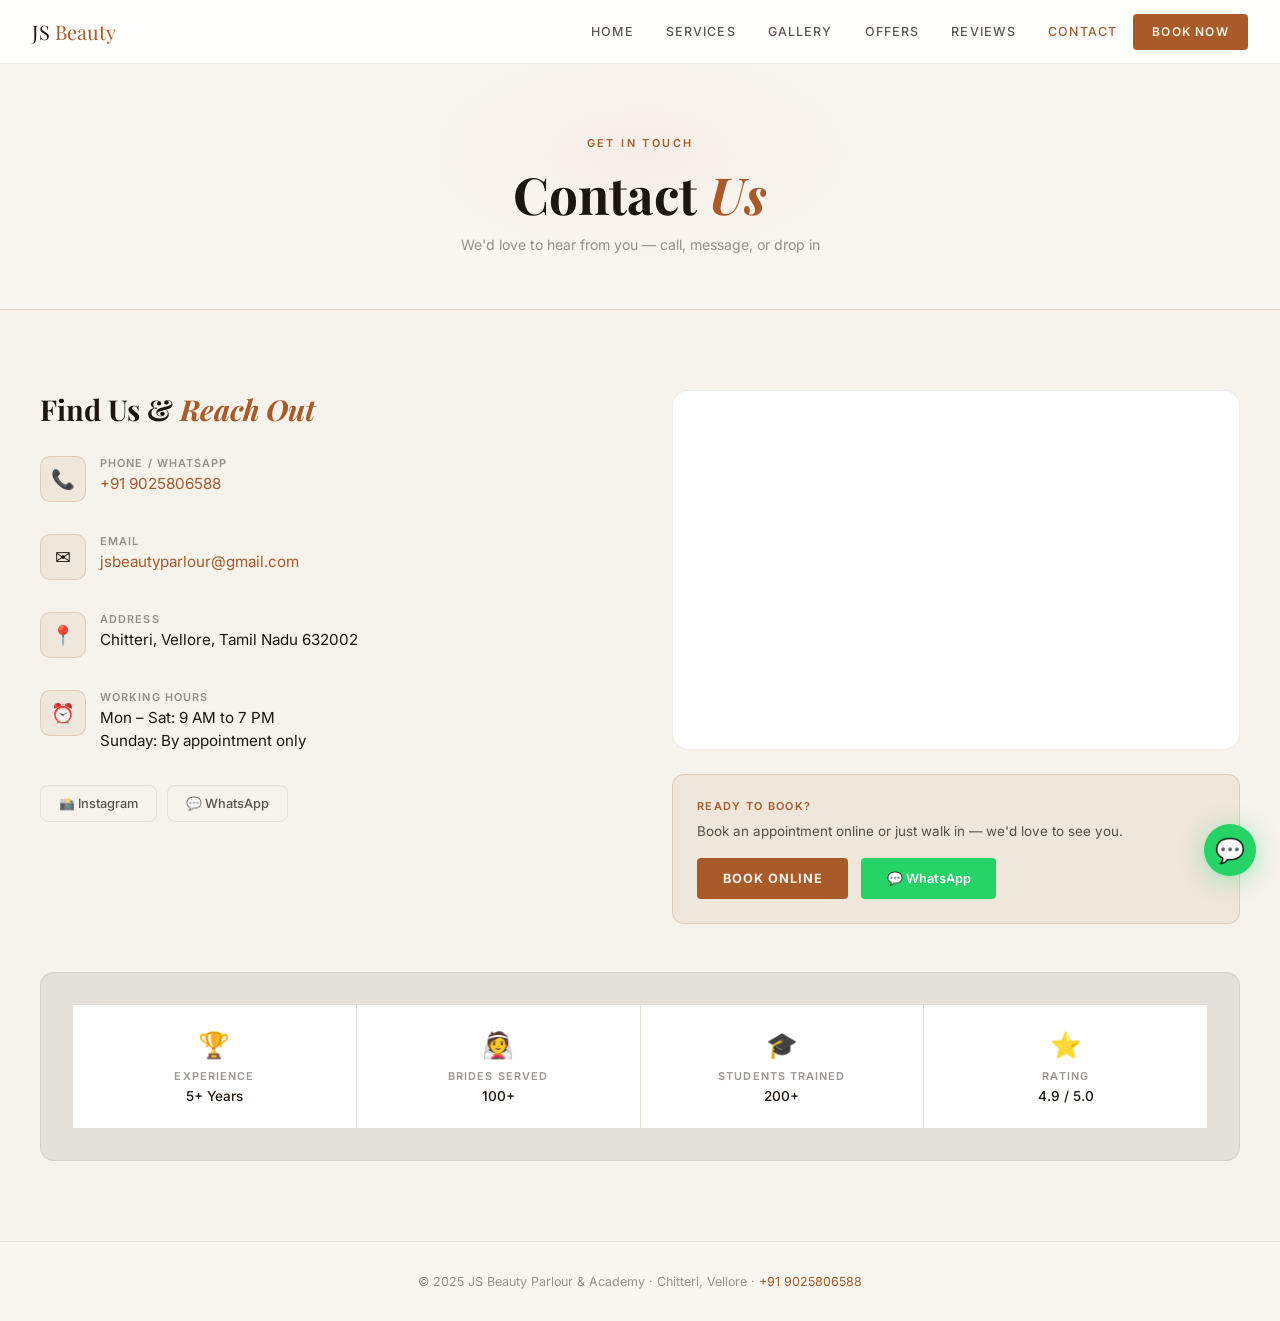
<file: pages/contact.html>
<!DOCTYPE html>
<html lang="en">
<head>
<meta charset="UTF-8">
<meta name="viewport" content="width=device-width, initial-scale=1.0">
<title>Contact — JS Beauty Parlour & Academy</title>
<link rel="preconnect" href="https://fonts.googleapis.com">
<link rel="preconnect" href="https://fonts.gstatic.com" crossorigin>
<link href="https://fonts.googleapis.com/css2?family=Playfair+Display:ital,wght@0,400;0,600;0,700;1,400;1,600&family=Inter:wght@300;400;500;600&display=swap" rel="stylesheet">
<style>
  :root{--black: #F6F2EC;--black-2: #FAF7F2;--black-3: #FFFFFF;--black-4: #FFFFFF;--rg: #A85A28;--rg-light: #7D4319;--rg-deep: #5C3110;--rg-muted: rgba(168,90,40,0.08);--rg-border: rgba(168,90,40,0.22);--white: #1D160F;--w70: rgba(29,22,15,0.72);--w40: rgba(29,22,15,0.45);--w15: rgba(29,22,15,0.08);--border: rgba(168,90,40,0.20);}
  *,*::before,*::after{margin:0;padding:0;box-sizing:border-box;}
  body{font-family:'Inter',sans-serif;background:var(--black);color:var(--white);overflow-x:hidden;}
  nav{position:sticky;top:0;z-index:100;background:rgba(255,255,255,0.88);backdrop-filter:blur(16px);border-bottom:1px solid var(--w15);height:64px;display:flex;align-items:center;justify-content:space-between;padding:0 2rem;}
  .logo{font-family:'Playfair Display',serif;font-size:1.25rem;color:var(--white);text-decoration:none;}
  .logo span{color:var(--rg);}
  .nav-links{display:flex;list-style:none;}
  .nav-links a{display:block;padding:0 1rem;line-height:64px;font-size:.78rem;font-weight:500;letter-spacing:.09em;text-transform:uppercase;color:var(--w70);text-decoration:none;transition:color .2s;white-space:nowrap;}
  .nav-links a:hover,.nav-links a.active{color:var(--rg);}
  .nav-cta{background:var(--rg)!important;color:var(--black)!important;border-radius:4px;padding:0 1.2rem!important;height:36px;margin-top:14px;line-height:36px!important;font-size:.75rem!important;font-weight:600!important;letter-spacing:.1em!important;}
  .hamburger{display:none;background:none;border:none;cursor:pointer;padding:4px;}
  .hamburger span{display:block;width:22px;height:1.5px;background:var(--white);margin:5px 0;}

  .page-banner{background:var(--black-2);border-bottom:1px solid var(--border);padding:4.5rem 2rem 3.5rem;text-align:center;position:relative;overflow:hidden;}
  .page-banner::before{content:'';position:absolute;top:-60px;left:50%;transform:translateX(-50%);width:600px;height:300px;border-radius:50%;background:radial-gradient(ellipse,rgba(168,90,40,0.05) 0%,transparent 70%);}
  .pb-eye{font-size:.68rem;font-weight:600;letter-spacing:.22em;text-transform:uppercase;color:var(--rg);display:block;margin-bottom:.6rem;position:relative;}
  .pb-title{font-family:'Playfair Display',serif;font-size:clamp(2.2rem,4vw,3.4rem);font-weight:700;color:var(--white);position:relative;}
  .pb-title em{font-style:italic;color:var(--rg);}
  .pb-sub{font-size:.88rem;color:var(--w40);margin-top:.5rem;position:relative;}

  .section{padding:5rem 2rem;}
  .sec-inner{max-width:1200px;margin:0 auto;}

  .contact-layout{display:grid;grid-template-columns:1fr 1fr;gap:4rem;align-items:start;}

  /* CONTACT INFO */
  .ci-title{font-family:'Playfair Display',serif;font-size:1.8rem;font-weight:700;color:var(--white);margin-bottom:1.8rem;}
  .ci-title em{font-style:italic;color:var(--rg);}
  .ci-item{display:flex;gap:14px;margin-bottom:2rem;}
  .ci-icon{width:46px;height:46px;border-radius:10px;background:var(--rg-muted);border:1px solid var(--border);display:flex;align-items:center;justify-content:center;font-size:1.2rem;flex-shrink:0;}
  .ci-lbl{font-size:.68rem;font-weight:600;color:var(--w40);text-transform:uppercase;letter-spacing:.1em;}
  .ci-val{font-size:.95rem;color:var(--white);margin-top:3px;line-height:1.5;}
  .ci-val a{color:var(--rg);text-decoration:none;transition:opacity .2s;}
  .ci-val a:hover{opacity:.8;}

  /* SOCIAL */
  .social-row{display:flex;gap:10px;margin-top:2rem;flex-wrap:wrap;}
  .social-btn{
    display:flex;align-items:center;gap:8px;padding:10px 18px;
    border:1px solid var(--w15);border-radius:8px;font-size:.8rem;color:var(--w70);
    text-decoration:none;transition:all .2s;font-weight:500;
  }
  .social-btn:hover{background:var(--rg);color:var(--black);border-color:var(--rg);}

  /* MAP SIDE */
  .map-wrap{border-radius:16px;overflow:hidden;border:1px solid var(--w15);height:360px;background:var(--black-3);}
  .map-wrap iframe{width:100%;height:100%;border:none;display:block;filter:grayscale(15%);}

  .book-cta{background:var(--rg-muted);border:1px solid var(--border);border-radius:12px;padding:1.5rem;margin-top:1.5rem;}
  .bc-lbl{font-size:.68rem;font-weight:600;color:var(--rg);text-transform:uppercase;letter-spacing:.12em;margin-bottom:.5rem;}
  .bc-text{font-size:.84rem;color:var(--w70);margin-bottom:1rem;line-height:1.6;}
  .cta-row{display:flex;gap:.8rem;flex-wrap:wrap;}
  .btn-primary{background:var(--rg);color:var(--black);padding:.8rem 1.6rem;border-radius:4px;font-size:.8rem;font-weight:700;letter-spacing:.08em;text-transform:uppercase;text-decoration:none;transition:all .2s;display:inline-flex;align-items:center;gap:6px;}
  .btn-primary:hover{background:var(--rg-light);}
  .wa-inline{display:inline-flex;align-items:center;gap:8px;background:#25D366;color:white;padding:.8rem 1.6rem;border-radius:4px;font-size:.8rem;font-weight:600;text-decoration:none;transition:opacity .2s;}
  .wa-inline:hover{opacity:.9;}

  /* QUICK INFO STRIP */
  .info-strip{
    background:var(--black-3);border:1px solid var(--w15);border-radius:14px;
    padding:2rem;margin-top:3rem;
    display:grid;grid-template-columns:repeat(4,1fr);gap:1px;
    background:var(--w15);
  }
  .is-item{background:var(--black-3);padding:1.5rem;text-align:center;}
  .is-icon{font-size:1.6rem;margin-bottom:.6rem;}
  .is-label{font-size:.68rem;font-weight:600;color:var(--w40);text-transform:uppercase;letter-spacing:.1em;margin-bottom:.3rem;}
  .is-val{font-size:.85rem;color:var(--white);font-weight:500;}

  footer{background:var(--black-2);border-top:1px solid var(--w15);padding:2rem;text-align:center;font-size:.78rem;color:var(--w40);}
  footer a{color:var(--rg);text-decoration:none;}
  .wa-float{position:fixed;bottom:1.5rem;right:1.5rem;z-index:200;width:52px;height:52px;border-radius:50%;background:#25D366;color:white;font-size:1.5rem;display:flex;align-items:center;justify-content:center;text-decoration:none;box-shadow:0 4px 24px rgba(37,211,102,0.4);transition:transform .2s;}
  .wa-float:hover{transform:scale(1.1);}

  @media(max-width:900px){
    .contact-layout{grid-template-columns:1fr;}
    .info-strip{grid-template-columns:repeat(2,1fr);}
  }
  @media(max-width:768px){
    .nav-links{display:none;}.hamburger{display:block;}
    .nav-links.open{display:flex;flex-direction:column;position:absolute;top:64px;left:0;right:0;background:var(--black-2);border-bottom:1px solid var(--w15);z-index:99;padding:1rem 0;}
    .nav-links.open a{line-height:48px;padding:0 2rem;}
    .nav-links.open .nav-cta{margin:0 2rem;height:44px;line-height:44px!important;}
  }
  @media(max-width:480px){.info-strip{grid-template-columns:1fr 1fr;}}
</style>
</head>
<body>

<nav>
  <a class="logo" href="index.html">JS <span>Beauty</span></a>
  <ul class="nav-links" id="navLinks">
    <li><a href="index.html">Home</a></li>
    <li><a href="services.html">Services</a></li>
    <li><a href="gallery.html">Gallery</a></li>
    <li><a href="offers.html">Offers</a></li>
    <li><a href="reviews.html">Reviews</a></li>
    <li><a href="contact.html" class="active">Contact</a></li>
    <li><a href="booking.html" class="nav-cta">Book Now</a></li>
  </ul>
  <button class="hamburger" onclick="document.getElementById('navLinks').classList.toggle('open')">
    <span></span><span></span><span></span>
  </button>
</nav>

<div class="page-banner">
  <span class="pb-eye">Get In Touch</span>
  <h1 class="pb-title">Contact <em>Us</em></h1>
  <p class="pb-sub">We'd love to hear from you — call, message, or drop in</p>
</div>

<section class="section">
  <div class="sec-inner">
    <div class="contact-layout">
      <div>
        <h2 class="ci-title">Find Us & <em>Reach Out</em></h2>
        <div class="ci-item">
          <div class="ci-icon">📞</div>
          <div>
            <div class="ci-lbl">Phone / WhatsApp</div>
            <div class="ci-val"><a href="tel:+919025806588">+91 9025806588</a></div>
          </div>
        </div>
        <div class="ci-item">
          <div class="ci-icon">✉</div>
          <div>
            <div class="ci-lbl">Email</div>
            <div class="ci-val"><a href="mailto:jsbeautyparlour@gmail.com">jsbeautyparlour@gmail.com</a></div>
          </div>
        </div>
        <div class="ci-item">
          <div class="ci-icon">📍</div>
          <div>
            <div class="ci-lbl">Address</div>
            <div class="ci-val">Chitteri, Vellore, Tamil Nadu 632002</div>
          </div>
        </div>
        <div class="ci-item">
          <div class="ci-icon">⏰</div>
          <div>
            <div class="ci-lbl">Working Hours</div>
            <div class="ci-val">Mon – Sat: 9 AM to 7 PM<br>Sunday: By appointment only</div>
          </div>
        </div>
        <div class="social-row">
          <a href="https://www.instagram.com/jo_make_over_" target="_blank" class="social-btn">📸 Instagram</a>
          <a href="https://wa.me/919025806588" target="_blank" class="social-btn">💬 WhatsApp</a>
        </div>
      </div>

      <div>
        <div class="map-wrap">
          <iframe
  src="https://www.google.com/maps/embed?pb=!1m18!1m12!1m3!1d3888.5!2d79.1193145!3d12.8752016!2m3!1f0!2f0!3f0!3m2!1i1024!2i768!4f13.1!3m3!1m2!1s0x3f3b0d7d3ab67957%3A0x0!2sChitteri%2C+Vellore%2C+Tamil+Nadu+632002%2C+India!5e0!3m2!1sen!2sin!4v1"
  allowfullscreen="" loading="lazy">
</iframe>
        </div>
        <div class="book-cta">
          <div class="bc-lbl">Ready to Book?</div>
          <p class="bc-text">Book an appointment online or just walk in — we'd love to see you.</p>
          <div class="cta-row">
            <a class="btn-primary" href="booking.html">Book Online</a>
            <a href="https://wa.me/919025806588" target="_blank" class="wa-inline">💬 WhatsApp</a>
          </div>
        </div>
      </div>
    </div>

    <!-- QUICK INFO STRIP -->
    <div class="info-strip">
      <div class="is-item">
        <div class="is-icon">🏆</div>
        <div class="is-label">Experience</div>
        <div class="is-val">5+ Years</div>
      </div>
      <div class="is-item">
        <div class="is-icon">👰</div>
        <div class="is-label">Brides Served</div>
        <div class="is-val">100+</div>
      </div>
      <div class="is-item">
        <div class="is-icon">🎓</div>
        <div class="is-label">Students Trained</div>
        <div class="is-val">200+</div>
      </div>
      <div class="is-item">
        <div class="is-icon">⭐</div>
        <div class="is-label">Rating</div>
        <div class="is-val">4.9 / 5.0</div>
      </div>
    </div>
  </div>
</section>

<footer>© 2025 JS Beauty Parlour & Academy · Chitteri, Vellore · <a href="tel:+919025806588">+91 9025806588</a></footer>
<a class="wa-float" href="https://wa.me/919025806588" target="_blank">💬</a>
</body>
</html>
</file>
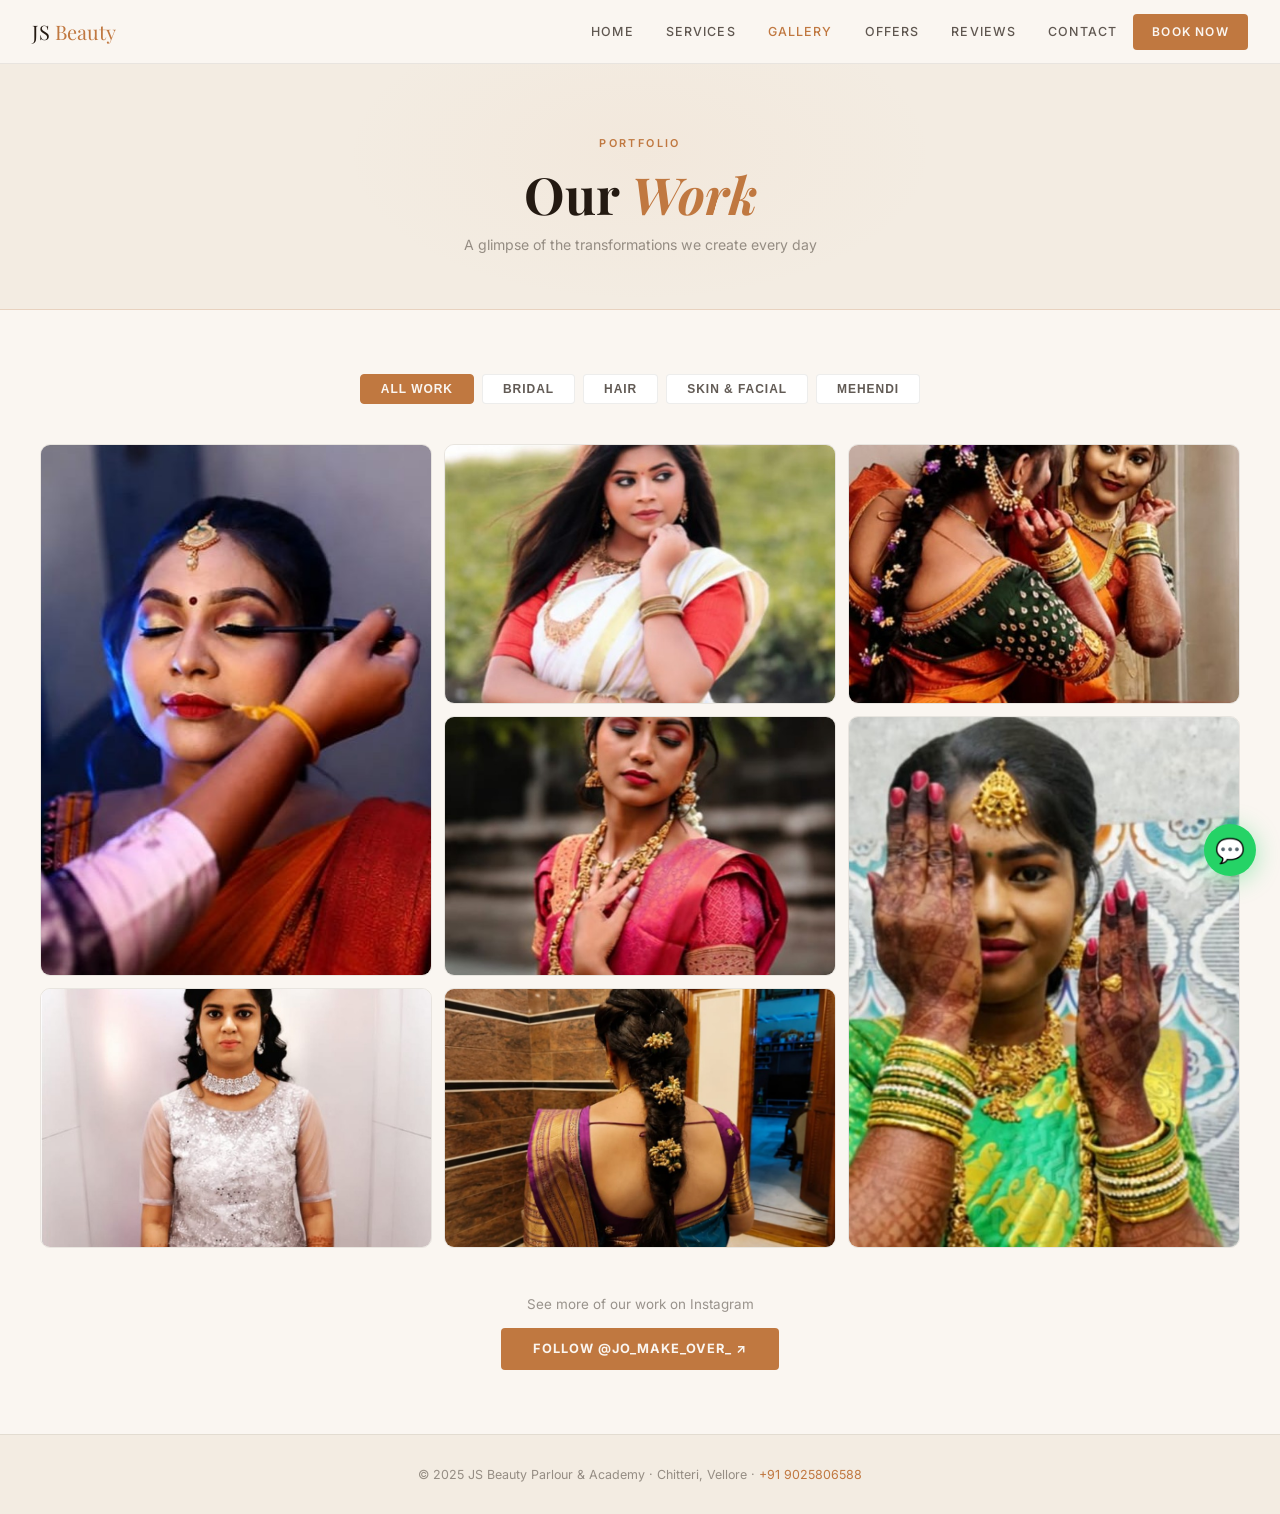
<file: pages/gallery.html>
<!DOCTYPE html>
<html lang="en">
<head>
<meta charset="UTF-8">
<meta name="viewport" content="width=device-width, initial-scale=1.0">
<title>Gallery — JS Beauty Parlour & Academy</title>
<link rel="preconnect" href="https://fonts.googleapis.com">
<link rel="preconnect" href="https://fonts.gstatic.com" crossorigin>
<link href="https://fonts.googleapis.com/css2?family=Playfair+Display:ital,wght@0,400;0,600;0,700;1,400;1,600&family=Inter:wght@300;400;500;600&display=swap" rel="stylesheet">
<style>
  :root{--black:#FAF6F1;--black-2:#F3ECE2;--black-3:#FFFFFF;--black-4:#EFE3D3;--rg:#C07840;--rg-light:#D89A66;--rg-deep:#8F5726;--rg-muted:rgba(192,120,64,0.08);--rg-border:rgba(192,120,64,0.25);--white:#241A12;--w70:rgba(36,26,18,0.72);--w40:rgba(36,26,18,0.45);--w15:rgba(36,26,18,0.08);--border:rgba(192,120,64,0.22);}
  *,*::before,*::after{margin:0;padding:0;box-sizing:border-box;}
  body{font-family:'Inter',sans-serif;background:var(--black);color:var(--white);overflow-x:hidden;}
  nav{position:sticky;top:0;z-index:100;background:rgba(250,246,241,0.92);backdrop-filter:blur(16px);border-bottom:1px solid var(--w15);height:64px;display:flex;align-items:center;justify-content:space-between;padding:0 2rem;}
  .logo{font-family:'Playfair Display',serif;font-size:1.25rem;color:var(--white);text-decoration:none;}
  .logo span{color:var(--rg);}
  .nav-links{display:flex;list-style:none;}
  .nav-links a{display:block;padding:0 1rem;line-height:64px;font-size:.78rem;font-weight:500;letter-spacing:.09em;text-transform:uppercase;color:var(--w70);text-decoration:none;transition:color .2s;white-space:nowrap;}
  .nav-links a:hover,.nav-links a.active{color:var(--rg);}
  .nav-cta{background:var(--rg)!important;color:var(--black)!important;border-radius:4px;padding:0 1.2rem!important;height:36px;margin-top:14px;line-height:36px!important;font-size:.75rem!important;font-weight:600!important;letter-spacing:.1em!important;}
  .hamburger{display:none;background:none;border:none;cursor:pointer;padding:4px;}
  .hamburger span{display:block;width:22px;height:1.5px;background:var(--white);margin:5px 0;}

  .page-banner{background:var(--black-2);border-bottom:1px solid var(--border);padding:4.5rem 2rem 3.5rem;text-align:center;position:relative;overflow:hidden;}
  .page-banner::before{content:'';position:absolute;top:-60px;left:50%;transform:translateX(-50%);width:600px;height:300px;border-radius:50%;background:radial-gradient(ellipse,rgba(232,168,124,0.06) 0%,transparent 70%);pointer-events:none;}
  .pb-eye{font-size:.68rem;font-weight:600;letter-spacing:.22em;text-transform:uppercase;color:var(--rg);display:block;margin-bottom:.6rem;position:relative;}
  .pb-title{font-family:'Playfair Display',serif;font-size:clamp(2.2rem,4vw,3.4rem);font-weight:700;color:var(--white);position:relative;}
  .pb-title em{font-style:italic;color:var(--rg);}
  .pb-sub{font-size:.88rem;color:var(--w40);margin-top:.5rem;position:relative;}

  .section{padding:4rem 2rem;}
  .sec-inner{max-width:1200px;margin:0 auto;}

  /* FILTER */
  .filter-row{display:flex;justify-content:center;gap:8px;margin-bottom:2.5rem;flex-wrap:wrap;}
  .f-btn{
    padding:7px 20px;border-radius:4px;font-size:.75rem;font-weight:600;
    letter-spacing:.08em;text-transform:uppercase;border:1px solid var(--w15);
    background:var(--black-3);color:var(--w70);cursor:pointer;transition:all .2s;
  }
  .f-btn.active,.f-btn:hover{background:var(--rg);color:var(--black);border-color:var(--rg);}

  /* GALLERY GRID */
  .gallery-grid{display:grid;grid-template-columns:repeat(3,1fr);gap:12px;grid-auto-rows:260px;}
  .g-item{
    position:relative;overflow:hidden;border-radius:10px;cursor:pointer;
    border:1px solid var(--w15);transition:border-color .2s;
  }
  .g-item:hover{border-color:var(--border);}
  .g-item:nth-child(4n+1){grid-row:span 2;}
  .g-item img{width:100%;height:100%;object-fit:cover;display:block;position:absolute;inset:0;}

  /* Illustrated placeholder */
  .g-placeholder{
    width:100%;display:flex;flex-direction:column;align-items:center;justify-content:center;
    gap:10px;position:relative;overflow:hidden;
  }
  .g-item:nth-child(4n+1) .g-placeholder{min-height:420px;}
  .g-placeholder{min-height:200px;}
  .g-icon{font-size:2.8rem;opacity:.35;position:relative;z-index:1;}
  .g-lbl{font-size:.68rem;color:var(--w40);font-style:italic;position:relative;z-index:1;}

  /* Unique bg per category */
  .g-item[data-cat="bridal"] .g-placeholder{background:linear-gradient(135deg,#180c06,#240e08,#180c06);}
  .g-item[data-cat="hair"] .g-placeholder{background:linear-gradient(135deg,#070712,#0c0c1e,#070712);}
  .g-item[data-cat="skin"] .g-placeholder{background:linear-gradient(135deg,#061208,#081a0c,#061208);}
  .g-item[data-cat="mehendi"] .g-placeholder{background:linear-gradient(135deg,#120e02,#1c1404,#120e02);}

  /* Subtle pattern overlay */
  .g-placeholder::after{
    content:'';position:absolute;inset:0;
    background:repeating-linear-gradient(45deg,rgba(232,168,124,0.03) 0,rgba(232,168,124,0.03) 1px,transparent 1px,transparent 18px);
  }

  /* Hover overlay */
  .g-overlay{
    position:absolute;inset:0;background:rgba(10,10,10,0);
    display:flex;align-items:flex-end;padding:1rem;transition:background .3s;
  }
  .g-item:hover .g-overlay{background:rgba(10,10,10,0.6);}
  .g-label{
    font-size:.72rem;color:var(--white);letter-spacing:.1em;text-transform:uppercase;
    opacity:0;transform:translateY(6px);transition:all .3s;font-weight:600;
    background:var(--rg);padding:4px 12px;border-radius:3px;color:var(--black);
  }
  .g-item:hover .g-label{opacity:1;transform:translateY(0);}

  .ig-cta{text-align:center;margin-top:3rem;}
  .ig-cta p{font-size:.84rem;color:var(--w40);margin-bottom:1rem;}
  .btn-primary{background:var(--rg);color:var(--black);padding:.85rem 2rem;border-radius:4px;font-size:.8rem;font-weight:700;letter-spacing:.08em;text-transform:uppercase;text-decoration:none;display:inline-flex;align-items:center;gap:6px;transition:all .2s;}
  .btn-primary:hover{background:var(--rg-light);}

  footer{background:var(--black-2);border-top:1px solid var(--w15);padding:2rem;text-align:center;font-size:.78rem;color:var(--w40);}
  footer a{color:var(--rg);text-decoration:none;}
  .wa-float{position:fixed;bottom:1.5rem;right:1.5rem;z-index:200;width:52px;height:52px;border-radius:50%;background:#25D366;color:white;font-size:1.5rem;display:flex;align-items:center;justify-content:center;text-decoration:none;box-shadow:0 4px 24px rgba(37,211,102,0.4);transition:transform .2s;}
  .wa-float:hover{transform:scale(1.1);}

  @media(max-width:768px){
    .gallery-grid{grid-template-columns:1fr 1fr;grid-auto-rows:200px;}
    .g-item:nth-child(4n+1){grid-row:span 1;}
    .nav-links{display:none;}.hamburger{display:block;}
    .nav-links.open{display:flex;flex-direction:column;position:absolute;top:64px;left:0;right:0;background:var(--black-2);border-bottom:1px solid var(--w15);z-index:99;padding:1rem 0;}
    .nav-links.open a{line-height:48px;padding:0 2rem;}
    .nav-links.open .nav-cta{margin:0 2rem;height:44px;line-height:44px!important;}
  }
  @media(max-width:480px){.gallery-grid{grid-template-columns:1fr;grid-auto-rows:240px;}}
</style>
</head>
<body>

<nav>
  <a class="logo" href="index.html">JS <span>Beauty</span></a>
  <ul class="nav-links" id="navLinks">
    <li><a href="index.html">Home</a></li>
    <li><a href="services.html">Services</a></li>
    <li><a href="gallery.html" class="active">Gallery</a></li>
    <li><a href="offers.html">Offers</a></li>
    <li><a href="reviews.html">Reviews</a></li>
    <li><a href="contact.html">Contact</a></li>
    <li><a href="booking.html" class="nav-cta">Book Now</a></li>
  </ul>
  <button class="hamburger" onclick="document.getElementById('navLinks').classList.toggle('open')">
    <span></span><span></span><span></span>
  </button>
</nav>

<div class="page-banner">
  <span class="pb-eye">Portfolio</span>
  <h1 class="pb-title">Our <em>Work</em></h1>
  <p class="pb-sub">A glimpse of the transformations we create every day</p>
</div>

<section class="section">
  <div class="sec-inner">
    <div class="filter-row">
      <button class="f-btn active" onclick="filter('all',this)">All Work</button>
      <button class="f-btn" onclick="filter('bridal',this)">Bridal</button>
      <button class="f-btn" onclick="filter('hair',this)">Hair</button>
      <button class="f-btn" onclick="filter('skin',this)">Skin & Facial</button>
      <button class="f-btn" onclick="filter('mehendi',this)">Mehendi</button>
    </div>

    <div class="gallery-grid" id="galleryGrid">

      <div class="g-item" data-cat="bridal">
        <img src="images/gallery1.png" alt="Bridal Makeup" style="width:100%;height:100%;object-fit:cover;display:block;">
        <div class="g-overlay"><span class="g-label">Bridal Makeup</span></div>
      </div>

      <div class="g-item" data-cat="bridal">
        <img src="images/gallery2.png" alt="Bridal Saree Look" style="width:100%;height:100%;object-fit:cover;display:block;">
        <div class="g-overlay"><span class="g-label">Bridal Look</span></div>
      </div>

      <div class="g-item" data-cat="bridal">
        <img src="images/gallery3.png" alt="Bridal Mirror Look" style="width:100%;height:100%;object-fit:cover;display:block;">
        <div class="g-overlay"><span class="g-label">Bridal Glam</span></div>
      </div>

      <div class="g-item" data-cat="bridal">
        <img src="images/gallery4.png" alt="Bridal Pink Silk" style="width:100%;height:100%;object-fit:cover;display:block;">
        <div class="g-overlay"><span class="g-label">Bridal Makeup</span></div>
      </div>

      <div class="g-item" data-cat="mehendi">
        <img src="images/gallery5.png" alt="Bridal Mehendi" style="width:100%;height:100%;object-fit:cover;display:block;">
        <div class="g-overlay"><span class="g-label">Bridal Mehendi</span></div>
      </div>

      <div class="g-item" data-cat="bridal">
        <img src="images/gallery6.png" alt="Christian Bridal Look" style="width:100%;height:100%;object-fit:cover;display:block;">
        <div class="g-overlay"><span class="g-label">Engagement Glam</span></div>
      </div>

      <div class="g-item" data-cat="hair">
        <img src="images/gallery7.png" alt="Bridal Hair Braid" style="width:100%;height:100%;object-fit:cover;display:block;">
        <div class="g-overlay"><span class="g-label">Hair Styling</span></div>
      </div>

    </div>

    <div class="ig-cta">
      <p>See more of our work on Instagram</p>
      <a class="btn-primary" href="https://www.instagram.com/jo_make_over_" target="_blank">Follow @jo_make_over_ ↗</a>
    </div>
  </div>
</section>

<footer>© 2025 JS Beauty Parlour & Academy · Chitteri, Vellore · <a href="tel:+919025806588">+91 9025806588</a></footer>
<a class="wa-float" href="https://wa.me/919025806588" target="_blank">💬</a>

<script>
function filter(cat, btn) {
  document.querySelectorAll('.f-btn').forEach(b => b.classList.remove('active'));
  btn.classList.add('active');
  document.querySelectorAll('.g-item').forEach(item => {
    item.style.display = (cat === 'all' || item.dataset.cat === cat) ? 'block' : 'none';
  });
}
</script>
</body>
</html>
</file>
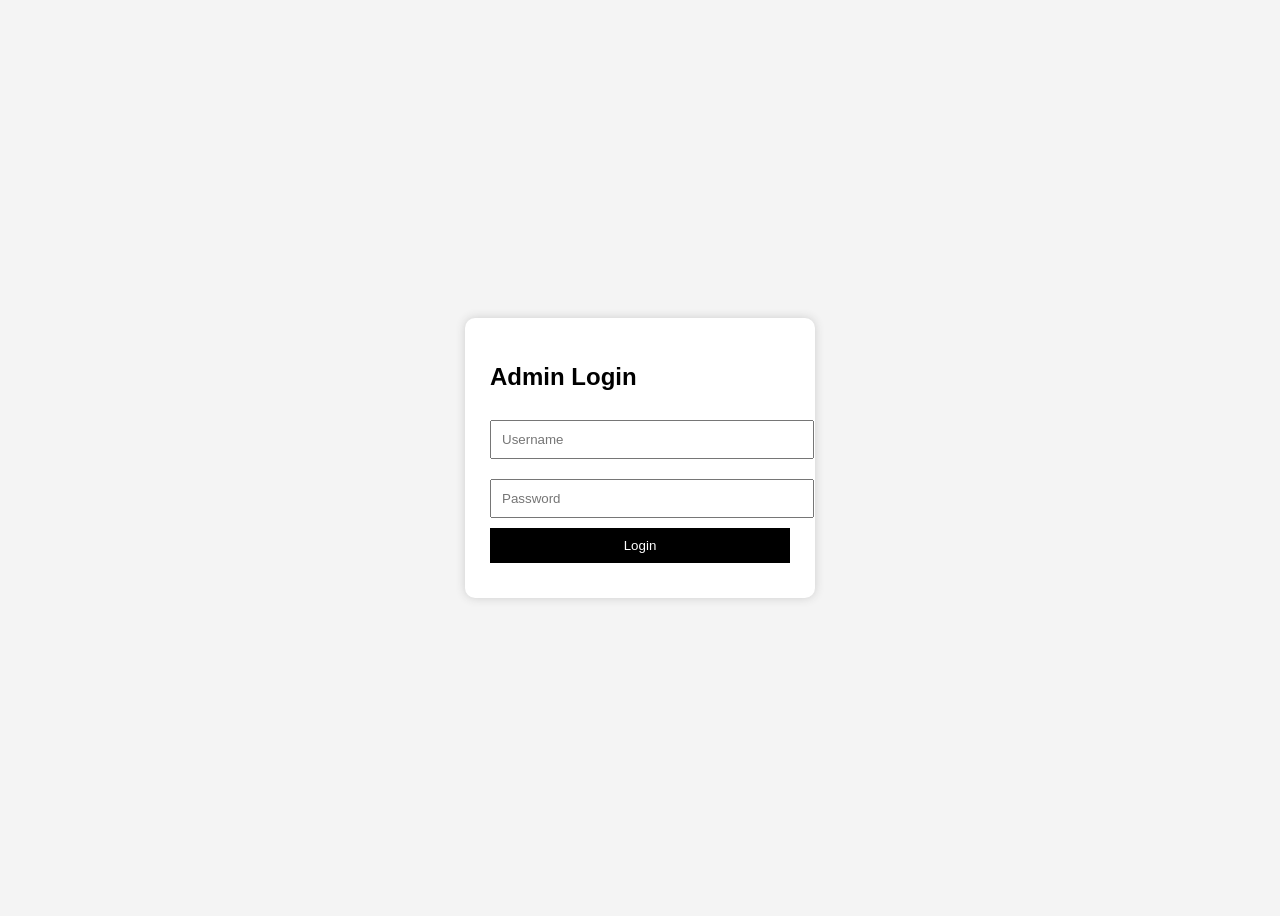
<file: pages/login.html>
<!DOCTYPE html>
<html lang="en">
<head>
    <meta charset="UTF-8">
    <title>Admin Login</title>
    <style>
        body {
            font-family: Arial;
            background: #f4f4f4;
            display: flex;
            justify-content: center;
            align-items: center;
            height: 100vh;
        }

        .box {
            background: white;
            padding: 25px;
            border-radius: 10px;
            width: 300px;
            box-shadow: 0px 0px 10px #ccc;
        }

        input {
            width: 100%;
            padding: 10px;
            margin: 10px 0;
        }

        button {
            width: 100%;
            padding: 10px;
            background: black;
            color: white;
            border: none;
            cursor: pointer;
        }

        button:hover {
            background: #333;
        }

        .msg {
            margin-top: 10px;
            color: red;
        }
    </style>
</head>

<body>

<div class="box">
    <h2>Admin Login</h2>

    <form id="loginForm">
        <input type="text" name="username" placeholder="Username" required>
        <input type="password" name="password" placeholder="Password" required>
        <button type="submit">Login</button>
    </form>

    <div class="msg" id="msg"></div>
</div>

<script>
document.getElementById("loginForm").addEventListener("submit", async function(e) {
    e.preventDefault();

    let formData = new FormData(this);

    try {
        let res = await fetch("http://127.0.0.1:8000/login", {
            method: "POST",
            body: formData
        });

        if (!res.ok) {
            document.getElementById("msg").innerText = "Invalid username or password";
            return;
        }

        let data = await res.json();

        if (data.role === "admin") {
            localStorage.setItem("role", "admin");
            window.location.href = "admin/dashboard.html";
        } else {
            document.getElementById("msg").innerText = "Access denied";
        }

    } catch (error) {
        document.getElementById("msg").innerText = "Server not running";
    }
});
</script>

</body>
</html>
</file>
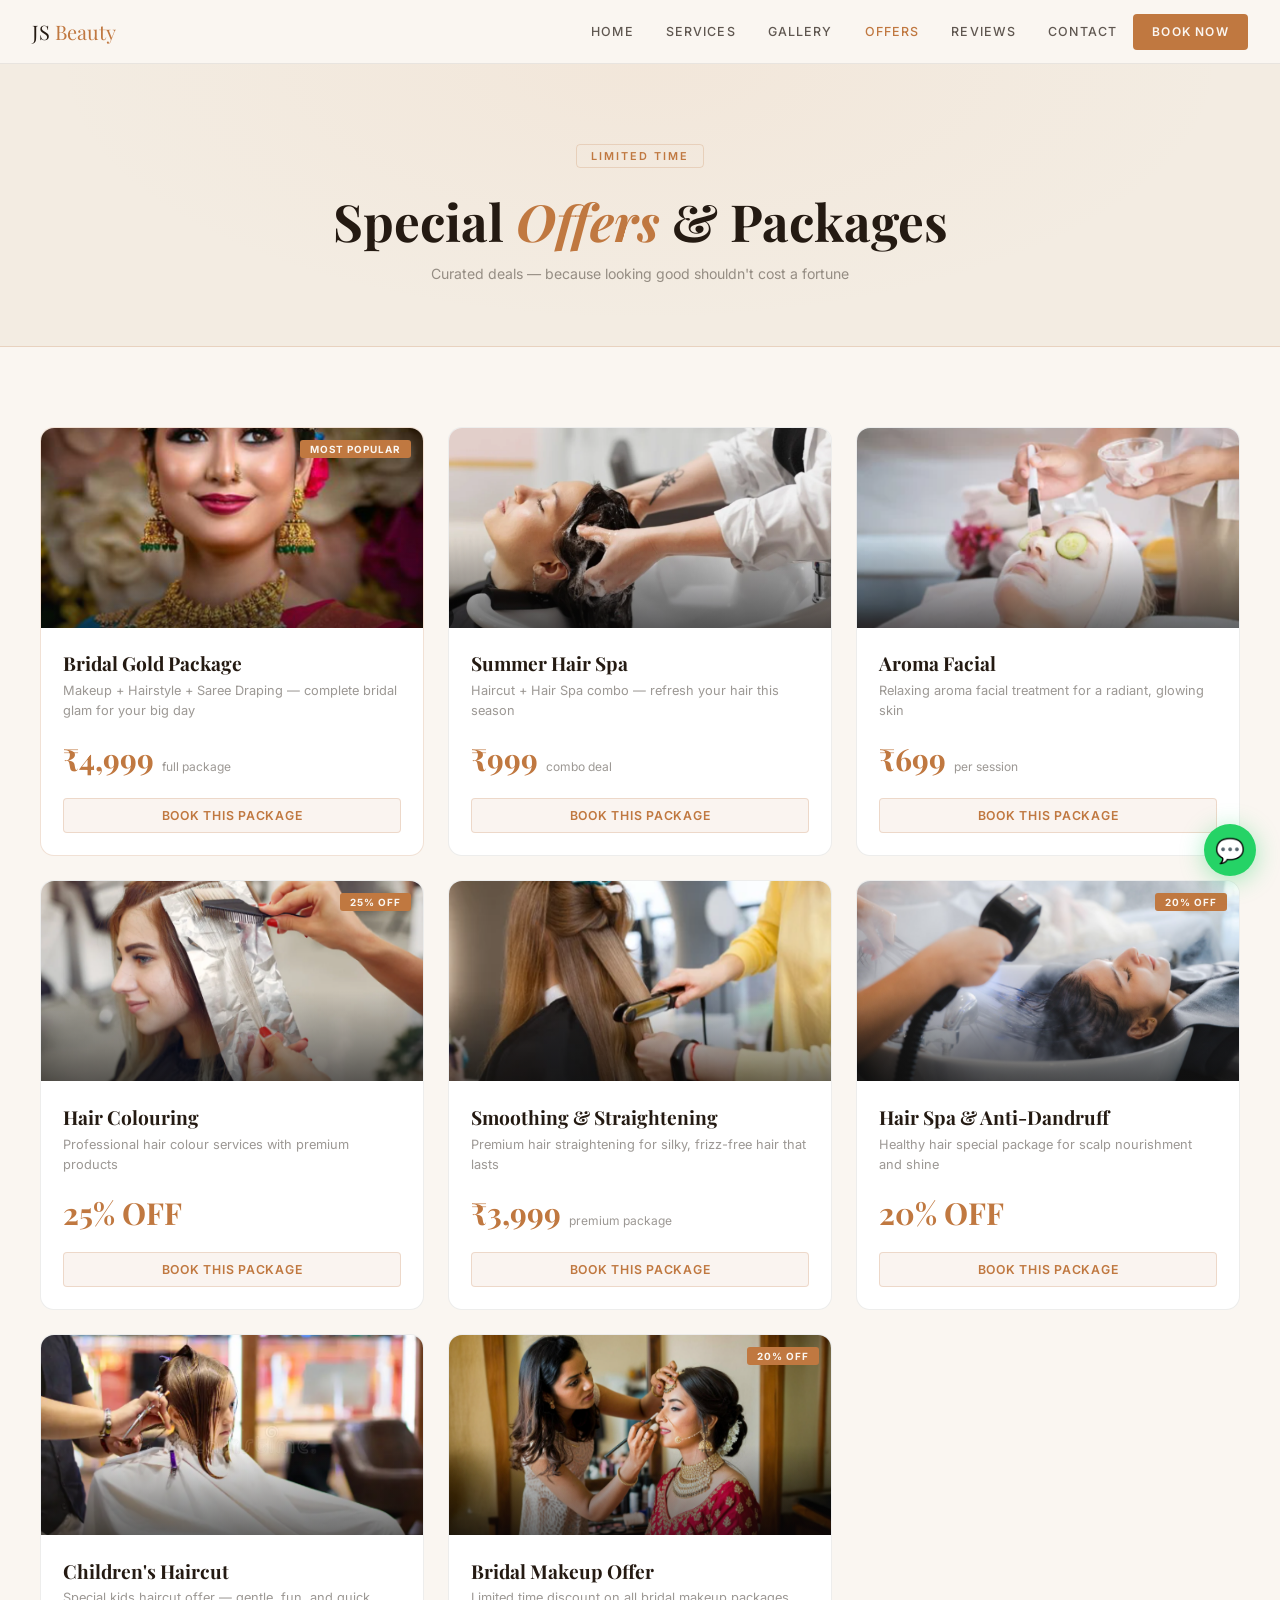
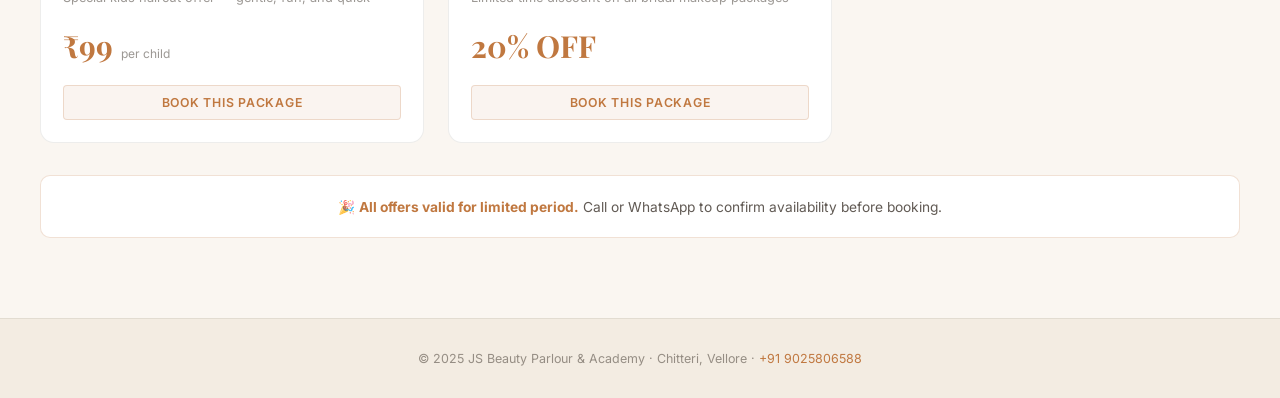
<file: pages/offers.html>
<!DOCTYPE html>
<html lang="en">
<head>
<meta charset="UTF-8">
<meta name="viewport" content="width=device-width, initial-scale=1.0">
<title>Offers — JS Beauty Parlour & Academy</title>
<link rel="preconnect" href="https://fonts.googleapis.com">
<link rel="preconnect" href="https://fonts.gstatic.com" crossorigin>
<link href="https://fonts.googleapis.com/css2?family=Playfair+Display:ital,wght@0,400;0,600;0,700;1,400;1,600&family=Inter:wght@300;400;500;600&display=swap" rel="stylesheet">
<style>
  :root{--black:#FAF6F1;--black-2:#F3ECE2;--black-3:#FFFFFF;--black-4:#EFE3D3;--rg:#C07840;--rg-light:#D89A66;--rg-deep:#8F5726;--rg-muted:rgba(192,120,64,0.08);--rg-border:rgba(192,120,64,0.25);--white:#241A12;--w70:rgba(36,26,18,0.72);--w40:rgba(36,26,18,0.45);--w15:rgba(36,26,18,0.08);--border:rgba(192,120,64,0.22);}
  *,*::before,*::after{margin:0;padding:0;box-sizing:border-box;}
  body{font-family:'Inter',sans-serif;background:var(--black);color:var(--white);overflow-x:hidden;}
  nav{position:sticky;top:0;z-index:100;background:rgba(250,246,241,0.92);backdrop-filter:blur(16px);border-bottom:1px solid var(--w15);height:64px;display:flex;align-items:center;justify-content:space-between;padding:0 2rem;}
  .logo{font-family:'Playfair Display',serif;font-size:1.25rem;color:var(--white);text-decoration:none;}
  .logo span{color:var(--rg);}
  .nav-links{display:flex;list-style:none;}
  .nav-links a{display:block;padding:0 1rem;line-height:64px;font-size:.78rem;font-weight:500;letter-spacing:.09em;text-transform:uppercase;color:var(--w70);text-decoration:none;transition:color .2s;white-space:nowrap;}
  .nav-links a:hover,.nav-links a.active{color:var(--rg);}
  .nav-cta{background:var(--rg)!important;color:var(--black)!important;border-radius:4px;padding:0 1.2rem!important;height:36px;margin-top:14px;line-height:36px!important;font-size:.75rem!important;font-weight:600!important;letter-spacing:.1em!important;}
  .hamburger{display:none;background:none;border:none;cursor:pointer;padding:4px;}
  .hamburger span{display:block;width:22px;height:1.5px;background:var(--white);margin:5px 0;}

  .hero-banner{
    background:var(--black-2);border-bottom:1px solid var(--border);
    padding:5rem 2rem 4rem;text-align:center;position:relative;overflow:hidden;
  }
  .hero-banner::before{content:'';position:absolute;top:0;left:0;right:0;bottom:0;background:radial-gradient(ellipse at 50% 0%,rgba(232,168,124,0.08) 0%,transparent 65%);pointer-events:none;}
  .limited-tag{display:inline-block;border:1px solid var(--border);border-radius:4px;padding:4px 14px;font-size:.68rem;font-weight:600;letter-spacing:.18em;text-transform:uppercase;color:var(--rg);margin-bottom:1.2rem;position:relative;}
  .h-title{font-family:'Playfair Display',serif;font-size:clamp(2.2rem,4vw,3.6rem);font-weight:700;color:var(--white);position:relative;}
  .h-title em{font-style:italic;color:var(--rg);}
  .h-sub{font-size:.88rem;color:var(--w40);margin-top:.6rem;position:relative;}

  .section{padding:5rem 2rem;}
  .sec-inner{max-width:1200px;margin:0 auto;}

  /* OFFERS GRID */
  .offers-grid{display:grid;grid-template-columns:repeat(3,1fr);gap:1.5rem;}
  .offer-card{
    background:var(--black-3);border:1px solid var(--w15);border-radius:14px;
    overflow:hidden;transition:all .25s;position:relative;
  }
  .offer-card:hover{border-color:var(--border);transform:translateY(-4px);box-shadow:0 20px 60px rgba(192,120,64,0.18);}
  .offer-card.featured{border-color:var(--border);}

  /* badge */
  .badge{
    position:absolute;top:12px;right:12px;z-index:2;
    background:var(--rg);color:var(--black);font-size:.62rem;font-weight:700;
    letter-spacing:.1em;text-transform:uppercase;padding:3px 10px;border-radius:3px;
  }

  /* real image styles */
  .offer-img{
    width:100%;height:200px;
    position:relative;overflow:hidden;
  }
  .offer-img img{
    width:100%;height:100%;object-fit:cover;object-position:center;display:block;
    transition:transform .4s ease;
  }
  .offer-card:hover .offer-img img{transform:scale(1.06);}
  .offer-img::after{
    content:'';position:absolute;inset:0;
    background:linear-gradient(to bottom,transparent 55%,rgba(10,10,10,0.6) 100%);
    pointer-events:none;
  }

  .offer-body{padding:1.4rem;}
  .offer-title{font-family:'Playfair Display',serif;font-size:1.2rem;font-weight:700;color:var(--white);margin-bottom:.3rem;}
  .offer-desc{font-size:.8rem;color:var(--w40);margin-bottom:1rem;line-height:1.6;}
  .offer-price{display:flex;align-items:baseline;gap:8px;margin-bottom:1.2rem;}
  .price-main{font-family:'Playfair Display',serif;font-size:1.9rem;font-weight:700;color:var(--rg);}
  .price-note{font-size:.75rem;color:var(--w40);}
  .offer-btn{
    display:block;text-align:center;background:var(--rg-muted);color:var(--rg);
    border:1px solid var(--border);border-radius:4px;padding:9px;
    font-size:.77rem;font-weight:600;letter-spacing:.06em;text-transform:uppercase;
    cursor:pointer;transition:all .2s;text-decoration:none;
  }
  .offer-btn:hover{background:var(--rg);color:var(--black);}

  .offer-note{
    background:var(--black-3);border:1px solid var(--border);border-radius:10px;
    padding:1.4rem 1.8rem;margin-top:2rem;text-align:center;
    font-size:.86rem;color:var(--w70);
  }
  .offer-note strong{color:var(--rg);}

  footer{background:var(--black-2);border-top:1px solid var(--w15);padding:2rem;text-align:center;font-size:.78rem;color:var(--w40);}
  footer a{color:var(--rg);text-decoration:none;}
  .wa-float{position:fixed;bottom:1.5rem;right:1.5rem;z-index:200;width:52px;height:52px;border-radius:50%;background:#25D366;color:white;font-size:1.5rem;display:flex;align-items:center;justify-content:center;text-decoration:none;box-shadow:0 4px 24px rgba(37,211,102,0.4);transition:transform .2s;}
  .wa-float:hover{transform:scale(1.1);}

  @media(max-width:900px){.offers-grid{grid-template-columns:repeat(2,1fr);}}
  @media(max-width:560px){.offers-grid{grid-template-columns:1fr;}}
  @media(max-width:768px){
    .nav-links{display:none;}.hamburger{display:block;}
    .nav-links.open{display:flex;flex-direction:column;position:absolute;top:64px;left:0;right:0;background:var(--black-2);border-bottom:1px solid var(--w15);z-index:99;padding:1rem 0;}
    .nav-links.open a{line-height:48px;padding:0 2rem;}
    .nav-links.open .nav-cta{margin:0 2rem;height:44px;line-height:44px!important;}
  }
</style>
</head>
<body>

<nav>
  <a class="logo" href="index.html">JS <span>Beauty</span></a>
  <ul class="nav-links" id="navLinks">
    <li><a href="index.html">Home</a></li>
    <li><a href="services.html">Services</a></li>
    <li><a href="gallery.html">Gallery</a></li>
    <li><a href="offers.html" class="active">Offers</a></li>
    <li><a href="reviews.html">Reviews</a></li>
    <li><a href="contact.html">Contact</a></li>
    <li><a href="booking.html" class="nav-cta">Book Now</a></li>
  </ul>
  <button class="hamburger" onclick="document.getElementById('navLinks').classList.toggle('open')">
    <span></span><span></span><span></span>
  </button>
</nav>

<div class="hero-banner">
  <div class="limited-tag">Limited Time</div>
  <h1 class="h-title">Special <em>Offers</em> & Packages</h1>
  <p class="h-sub">Curated deals — because looking good shouldn't cost a fortune</p>
</div>

<section class="section">
  <div class="sec-inner">
    <div class="offers-grid">

      <!-- Bridal Gold Package -->
      <div class="offer-card featured">
        <div class="badge">Most Popular</div>
        <div class="offer-img">
          <img src="images/Bridalgoldpackage.png" alt="Bridal Gold Package">
        </div>
        <div class="offer-body">
          <div class="offer-title">Bridal Gold Package</div>
          <div class="offer-desc">Makeup + Hairstyle + Saree Draping — complete bridal glam for your big day</div>
          <div class="offer-price"><span class="price-main">₹4,999</span><span class="price-note">full package</span></div>
          <a class="offer-btn" href="booking.html">Book This Package</a>
        </div>
      </div>

      <!-- Summer Hair Spa -->
      <div class="offer-card">
        <div class="offer-img">
          <img src="images/Summerhairspa.png" alt="Summer Hair Spa">
        </div>
        <div class="offer-body">
          <div class="offer-title">Summer Hair Spa</div>
          <div class="offer-desc">Haircut + Hair Spa combo — refresh your hair this season</div>
          <div class="offer-price"><span class="price-main">₹999</span><span class="price-note">combo deal</span></div>
          <a class="offer-btn" href="booking.html">Book This Package</a>
        </div>
      </div>

      <!-- Aroma Facial -->
      <div class="offer-card">
        <div class="offer-img">
          <img src="images/AromaFacial.png" alt="Aroma Facial">
        </div>
        <div class="offer-body">
          <div class="offer-title">Aroma Facial</div>
          <div class="offer-desc">Relaxing aroma facial treatment for a radiant, glowing skin</div>
          <div class="offer-price"><span class="price-main">₹699</span><span class="price-note">per session</span></div>
          <a class="offer-btn" href="booking.html">Book This Package</a>
        </div>
      </div>

      <!-- Hair Colouring -->
      <div class="offer-card">
        <div class="badge">25% Off</div>
        <div class="offer-img">
          <img src="images/HairColouring.png" alt="Hair Colouring">
        </div>
        <div class="offer-body">
          <div class="offer-title">Hair Colouring</div>
          <div class="offer-desc">Professional hair colour services with premium products</div>
          <div class="offer-price"><span class="price-main">25% OFF</span></div>
          <a class="offer-btn" href="booking.html">Book This Package</a>
        </div>
      </div>

      <!-- Smoothing & Straightening -->
      <div class="offer-card">
        <div class="offer-img">
          <img src="images/Smoothing.png" alt="Smoothing & Straightening">
        </div>
        <div class="offer-body">
          <div class="offer-title">Smoothing & Straightening</div>
          <div class="offer-desc">Premium hair straightening for silky, frizz-free hair that lasts</div>
          <div class="offer-price"><span class="price-main">₹3,999</span><span class="price-note">premium package</span></div>
          <a class="offer-btn" href="booking.html">Book This Package</a>
        </div>
      </div>

      <!-- Hair Treatment -->
      <div class="offer-card">
        <div class="badge">20% Off</div>
        <div class="offer-img">
          <img src="images/Hairtreatment.png" alt="Hair Spa & Anti-Dandruff">
        </div>
        <div class="offer-body">
          <div class="offer-title">Hair Spa & Anti-Dandruff</div>
          <div class="offer-desc">Healthy hair special package for scalp nourishment and shine</div>
          <div class="offer-price"><span class="price-main">20% OFF</span></div>
          <a class="offer-btn" href="booking.html">Book This Package</a>
        </div>
      </div>

      <!-- Children's Haircut -->
      <div class="offer-card">
        <div class="offer-img">
          <img src="images/Childrenhaircut.png" alt="Children's Haircut">
        </div>
        <div class="offer-body">
          <div class="offer-title">Children's Haircut</div>
          <div class="offer-desc">Special kids haircut offer — gentle, fun, and quick</div>
          <div class="offer-price"><span class="price-main">₹99</span><span class="price-note">per child</span></div>
          <a class="offer-btn" href="booking.html">Book This Package</a>
        </div>
      </div>

      <!-- Bridal Makeup Offer -->
      <div class="offer-card">
        <div class="badge">20% Off</div>
        <div class="offer-img">
          <img src="images/BridalMakeup.png" alt="Bridal Makeup Offer">
        </div>
        <div class="offer-body">
          <div class="offer-title">Bridal Makeup Offer</div>
          <div class="offer-desc">Limited time discount on all bridal makeup packages</div>
          <div class="offer-price"><span class="price-main">20% OFF</span></div>
          <a class="offer-btn" href="booking.html">Book This Package</a>
        </div>
      </div>

    </div>

    <div class="offer-note">
      🎉 <strong>All offers valid for limited period.</strong> Call or WhatsApp to confirm availability before booking.
    </div>
  </div>
</section>

<footer>© 2025 JS Beauty Parlour & Academy · Chitteri, Vellore · <a href="tel:+919025806588">+91 9025806588</a></footer>
<a class="wa-float" href="https://wa.me/919025806588" target="_blank">💬</a>
</body>
</html>
</file>
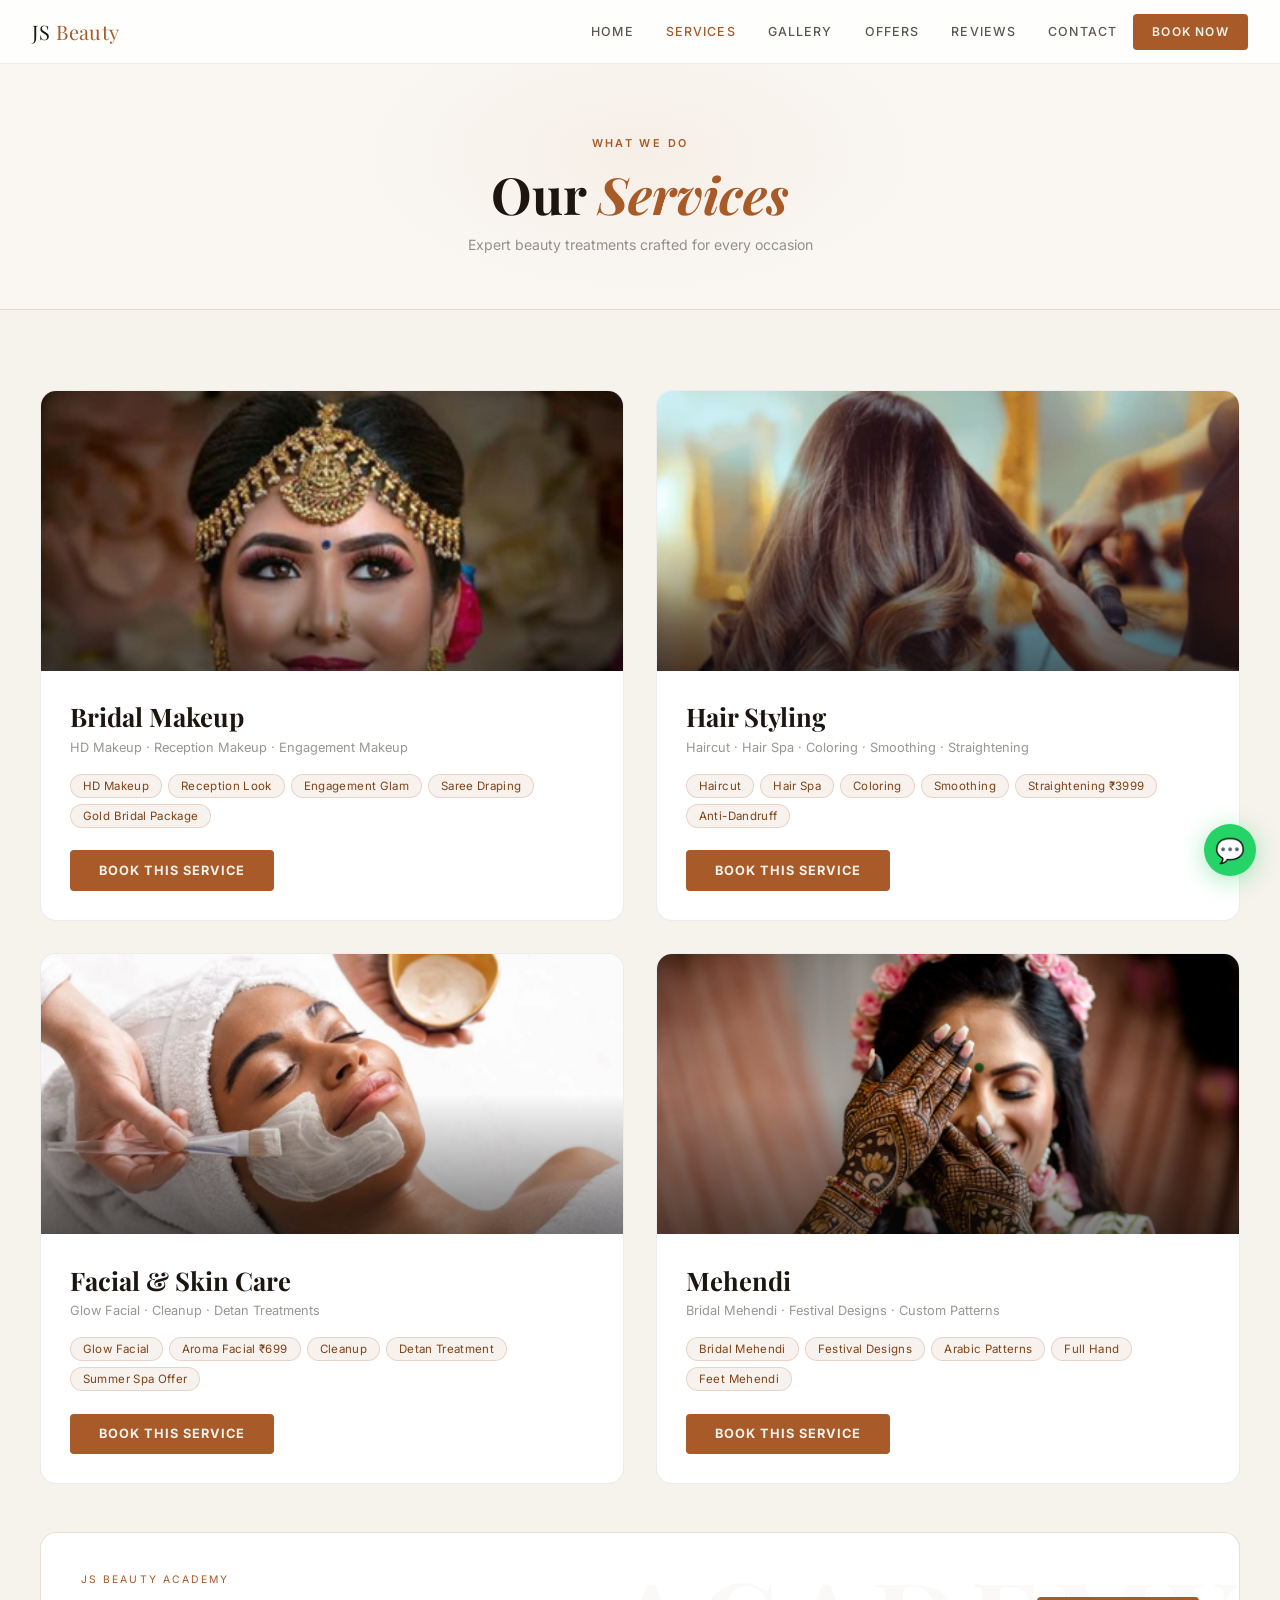
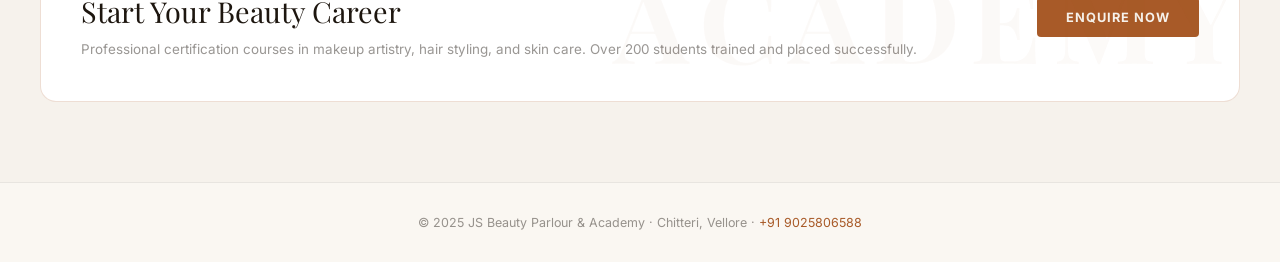
<file: pages/services.html>
<!DOCTYPE html>
<html lang="en">
<head>
<meta charset="UTF-8">
<meta name="viewport" content="width=device-width, initial-scale=1.0">
<title>Services — JS Beauty Parlour & Academy</title>
<link rel="preconnect" href="https://fonts.googleapis.com">
<link rel="preconnect" href="https://fonts.gstatic.com" crossorigin>
<link href="https://fonts.googleapis.com/css2?family=Playfair+Display:ital,wght@0,400;0,600;0,700;1,400;1,600&family=Inter:wght@300;400;500;600&display=swap" rel="stylesheet">
<style>
  :root {
    --black: #F6F2EC; --black-2: #FAF7F2; --black-3: #FFFFFF; --black-4: #FFFFFF;
    --rg: #A85A28; --rg-light: #7D4319; --rg-deep: #5C3110;
    --rg-muted: rgba(168,90,40,0.08); --rg-border: rgba(168,90,40,0.22);
    --white: #1D160F; --w70: rgba(29,22,15,0.72); --w40: rgba(29,22,15,0.45);
    --w15: rgba(29,22,15,0.08); --border: rgba(168,90,40,0.20);
  }
  *,*::before,*::after{margin:0;padding:0;box-sizing:border-box;}
  html{scroll-behavior:smooth;}
  body{font-family:'Inter',sans-serif;background:var(--black);color:var(--white);overflow-x:hidden;}

  nav{position:sticky;top:0;z-index:100;background:rgba(255,255,255,0.88);backdrop-filter:blur(16px);border-bottom:1px solid var(--w15);height:64px;display:flex;align-items:center;justify-content:space-between;padding:0 2rem;}
  .logo{font-family:'Playfair Display',serif;font-size:1.25rem;color:var(--white);text-decoration:none;letter-spacing:.02em;}
  .logo span{color:var(--rg);}
  .nav-links{display:flex;list-style:none;}
  .nav-links a{display:block;padding:0 1rem;line-height:64px;font-size:.78rem;font-weight:500;letter-spacing:.09em;text-transform:uppercase;color:var(--w70);text-decoration:none;transition:color .2s;white-space:nowrap;}
  .nav-links a:hover,.nav-links a.active{color:var(--rg);}
  .nav-cta{background:var(--rg)!important;color:var(--black)!important;border-radius:4px;padding:0 1.2rem!important;height:36px;margin-top:14px;line-height:36px!important;font-size:.75rem!important;font-weight:600!important;letter-spacing:.1em!important;transition:background .2s!important;}
  .nav-cta:hover{background:var(--rg-light)!important;}
  .hamburger{display:none;background:none;border:none;cursor:pointer;padding:4px;}
  .hamburger span{display:block;width:22px;height:1.5px;background:var(--white);margin:5px 0;}

  .page-banner{
    background:var(--black-2);border-bottom:1px solid var(--border);
    padding:4.5rem 2rem 3.5rem;text-align:center;position:relative;overflow:hidden;
  }
  .page-banner::before{
    content:'';position:absolute;top:-60px;left:50%;transform:translateX(-50%);
    width:600px;height:300px;border-radius:50%;
    background:radial-gradient(ellipse,rgba(168,90,40,0.05) 0%,transparent 70%);
    pointer-events:none;
  }
  .pb-eye{font-size:.68rem;font-weight:600;letter-spacing:.22em;text-transform:uppercase;color:var(--rg);display:block;margin-bottom:.6rem;position:relative;}
  .pb-title{font-family:'Playfair Display',serif;font-size:clamp(2.2rem,4vw,3.4rem);font-weight:700;color:var(--white);position:relative;}
  .pb-title em{font-style:italic;color:var(--rg);}
  .pb-sub{font-size:.88rem;color:var(--w40);margin-top:.5rem;position:relative;}

  .section{padding:5rem 2rem;}
  .sec-inner{max-width:1200px;margin:0 auto;}

  .srv-grid{display:grid;grid-template-columns:repeat(2,1fr);gap:2rem;}
  .srv-card{
    background:var(--black-3);border:1px solid var(--w15);border-radius:16px;
    overflow:hidden;transition:all .25s;
  }
  .srv-card:hover{border-color:var(--border);transform:translateY(-3px);box-shadow:0 20px 60px rgba(0,0,0,0.10);}

  /* Real image styles */
  .srv-img{
    width:100%;height:280px;
    position:relative;overflow:hidden;
  }
  .srv-img img{
    width:100%;height:100%;object-fit:cover;object-position:center top;display:block;
    transition:transform .4s ease;
  }
  .srv-card:hover .srv-img img{transform:scale(1.05);}
  .srv-img::after{
    content:'';position:absolute;inset:0;
    background:linear-gradient(to bottom, transparent 50%, rgba(10,10,10,0.55) 100%);
    pointer-events:none;
  }

  .srv-body{padding:1.8rem;}
  .srv-title{font-family:'Playfair Display',serif;font-size:1.6rem;font-weight:700;color:var(--white);margin-bottom:.4rem;}
  .srv-subs{font-size:.8rem;color:var(--w40);margin-bottom:1.2rem;}
  .pill-row{display:flex;flex-wrap:wrap;gap:6px;margin-bottom:1.4rem;}
  .pill{
    font-size:.72rem;padding:4px 12px;border-radius:20px;
    background:var(--rg-muted);color:var(--rg-light);border:1px solid var(--border);
    letter-spacing:.03em;
  }
  .btn-primary{
    background:var(--rg);color:var(--black);padding:.8rem 1.8rem;border-radius:4px;
    font-size:.8rem;font-weight:700;letter-spacing:.08em;text-transform:uppercase;
    text-decoration:none;transition:all .2s;display:inline-flex;align-items:center;gap:6px;
    border:none;cursor:pointer;
  }
  .btn-primary:hover{background:var(--rg-light);}

  .academy-banner{
    background:var(--black-3);border:1px solid var(--border);border-radius:16px;
    padding:2.5rem;margin-top:3rem;
    display:grid;grid-template-columns:1fr auto;gap:2rem;align-items:center;
    position:relative;overflow:hidden;
  }
  .academy-banner::before{
    content:'ACADEMY';position:absolute;right:-10px;top:50%;transform:translateY(-50%);
    font-family:'Playfair Display',serif;font-size:7rem;font-weight:700;
    color:var(--rg);opacity:.03;letter-spacing:.1em;pointer-events:none;
  }
  .academy-eye{font-size:.65rem;letter-spacing:.2em;text-transform:uppercase;color:var(--rg);margin-bottom:.4rem;}
  .academy-title{font-family:'Playfair Display',serif;font-size:1.8rem;color:var(--white);margin-bottom:.5rem;}
  .academy-desc{font-size:.84rem;color:var(--w40);line-height:1.7;}

  footer{background:var(--black-2);border-top:1px solid var(--w15);padding:2rem;text-align:center;font-size:.78rem;color:var(--w40);}
  footer a{color:var(--rg);text-decoration:none;}
  .wa-float{position:fixed;bottom:1.5rem;right:1.5rem;z-index:200;width:52px;height:52px;border-radius:50%;background:#25D366;color:white;font-size:1.5rem;display:flex;align-items:center;justify-content:center;text-decoration:none;box-shadow:0 4px 24px rgba(37,211,102,0.4);transition:transform .2s;}
  .wa-float:hover{transform:scale(1.1);}

  @media(max-width:768px){
    .srv-grid{grid-template-columns:1fr;}
    .academy-banner{grid-template-columns:1fr;}
    .nav-links{display:none;}
    .hamburger{display:block;}
    .nav-links.open{display:flex;flex-direction:column;position:absolute;top:64px;left:0;right:0;background:var(--black-2);border-bottom:1px solid var(--w15);z-index:99;padding:1rem 0;}
    .nav-links.open a{line-height:48px;padding:0 2rem;}
    .nav-links.open .nav-cta{margin:0 2rem;height:44px;line-height:44px!important;}
  }
</style>
</head>
<body>

<nav>
  <a class="logo" href="index.html">JS <span>Beauty</span></a>
  <ul class="nav-links" id="navLinks">
    <li><a href="index.html">Home</a></li>
    <li><a href="services.html" class="active">Services</a></li>
    <li><a href="gallery.html">Gallery</a></li>
    <li><a href="offers.html">Offers</a></li>
    <li><a href="reviews.html">Reviews</a></li>
    <li><a href="contact.html">Contact</a></li>
    <li><a href="booking.html" class="nav-cta">Book Now</a></li>
  </ul>
  <button class="hamburger" onclick="document.getElementById('navLinks').classList.toggle('open')">
    <span></span><span></span><span></span>
  </button>
</nav>

<div class="page-banner">
  <span class="pb-eye">What We Do</span>
  <h1 class="pb-title">Our <em>Services</em></h1>
  <p class="pb-sub">Expert beauty treatments crafted for every occasion</p>
</div>

<section class="section">
  <div class="sec-inner">
    <div class="srv-grid">

      <!-- BRIDAL -->
      <div class="srv-card">
        <div class="srv-img">
          <img src="images/Bridal.png" alt="Bridal Makeup">
        </div>
        <div class="srv-body">
          <div class="srv-title">Bridal Makeup</div>
          <div class="srv-subs">HD Makeup · Reception Makeup · Engagement Makeup</div>
          <div class="pill-row">
            <span class="pill">HD Makeup</span>
            <span class="pill">Reception Look</span>
            <span class="pill">Engagement Glam</span>
            <span class="pill">Saree Draping</span>
            <span class="pill">Gold Bridal Package</span>
          </div>
          <a class="btn-primary" href="booking.html">Book This Service</a>
        </div>
      </div>

      <!-- HAIR -->
      <div class="srv-card">
        <div class="srv-img">
          <img src="images/hair.png" alt="Hair Styling">
        </div>
        <div class="srv-body">
          <div class="srv-title">Hair Styling</div>
          <div class="srv-subs">Haircut · Hair Spa · Coloring · Smoothing · Straightening</div>
          <div class="pill-row">
            <span class="pill">Haircut</span>
            <span class="pill">Hair Spa</span>
            <span class="pill">Coloring</span>
            <span class="pill">Smoothing</span>
            <span class="pill">Straightening ₹3999</span>
            <span class="pill">Anti-Dandruff</span>
          </div>
          <a class="btn-primary" href="booking.html">Book This Service</a>
        </div>
      </div>

      <!-- FACIAL -->
      <div class="srv-card">
        <div class="srv-img">
          <img src="images/Facial.png" alt="Facial & Skin Care">
        </div>
        <div class="srv-body">
          <div class="srv-title">Facial & Skin Care</div>
          <div class="srv-subs">Glow Facial · Cleanup · Detan Treatments</div>
          <div class="pill-row">
            <span class="pill">Glow Facial</span>
            <span class="pill">Aroma Facial ₹699</span>
            <span class="pill">Cleanup</span>
            <span class="pill">Detan Treatment</span>
            <span class="pill">Summer Spa Offer</span>
          </div>
          <a class="btn-primary" href="booking.html">Book This Service</a>
        </div>
      </div>

      <!-- MEHENDI -->
      <div class="srv-card">
        <div class="srv-img">
          <img src="images/Mehendi.png" alt="Mehendi">
        </div>
        <div class="srv-body">
          <div class="srv-title">Mehendi</div>
          <div class="srv-subs">Bridal Mehendi · Festival Designs · Custom Patterns</div>
          <div class="pill-row">
            <span class="pill">Bridal Mehendi</span>
            <span class="pill">Festival Designs</span>
            <span class="pill">Arabic Patterns</span>
            <span class="pill">Full Hand</span>
            <span class="pill">Feet Mehendi</span>
          </div>
          <a class="btn-primary" href="booking.html">Book This Service</a>
        </div>
      </div>

    </div>

    <!-- ACADEMY BANNER -->
    <div class="academy-banner">
      <div>
        <div class="academy-eye">JS Beauty Academy</div>
        <div class="academy-title">Start Your Beauty Career</div>
        <div class="academy-desc">Professional certification courses in makeup artistry, hair styling, and skin care. Over 200 students trained and placed successfully.</div>
      </div>
      <a class="btn-primary" href="contact.html" style="white-space:nowrap;flex-shrink:0;">Enquire Now</a>
    </div>
  </div>
</section>

<footer>© 2025 JS Beauty Parlour & Academy · Chitteri, Vellore · <a href="tel:+919025806588">+91 9025806588</a></footer>
<a class="wa-float" href="https://wa.me/919025806588" target="_blank">💬</a>
</body>
</html>
</file>
